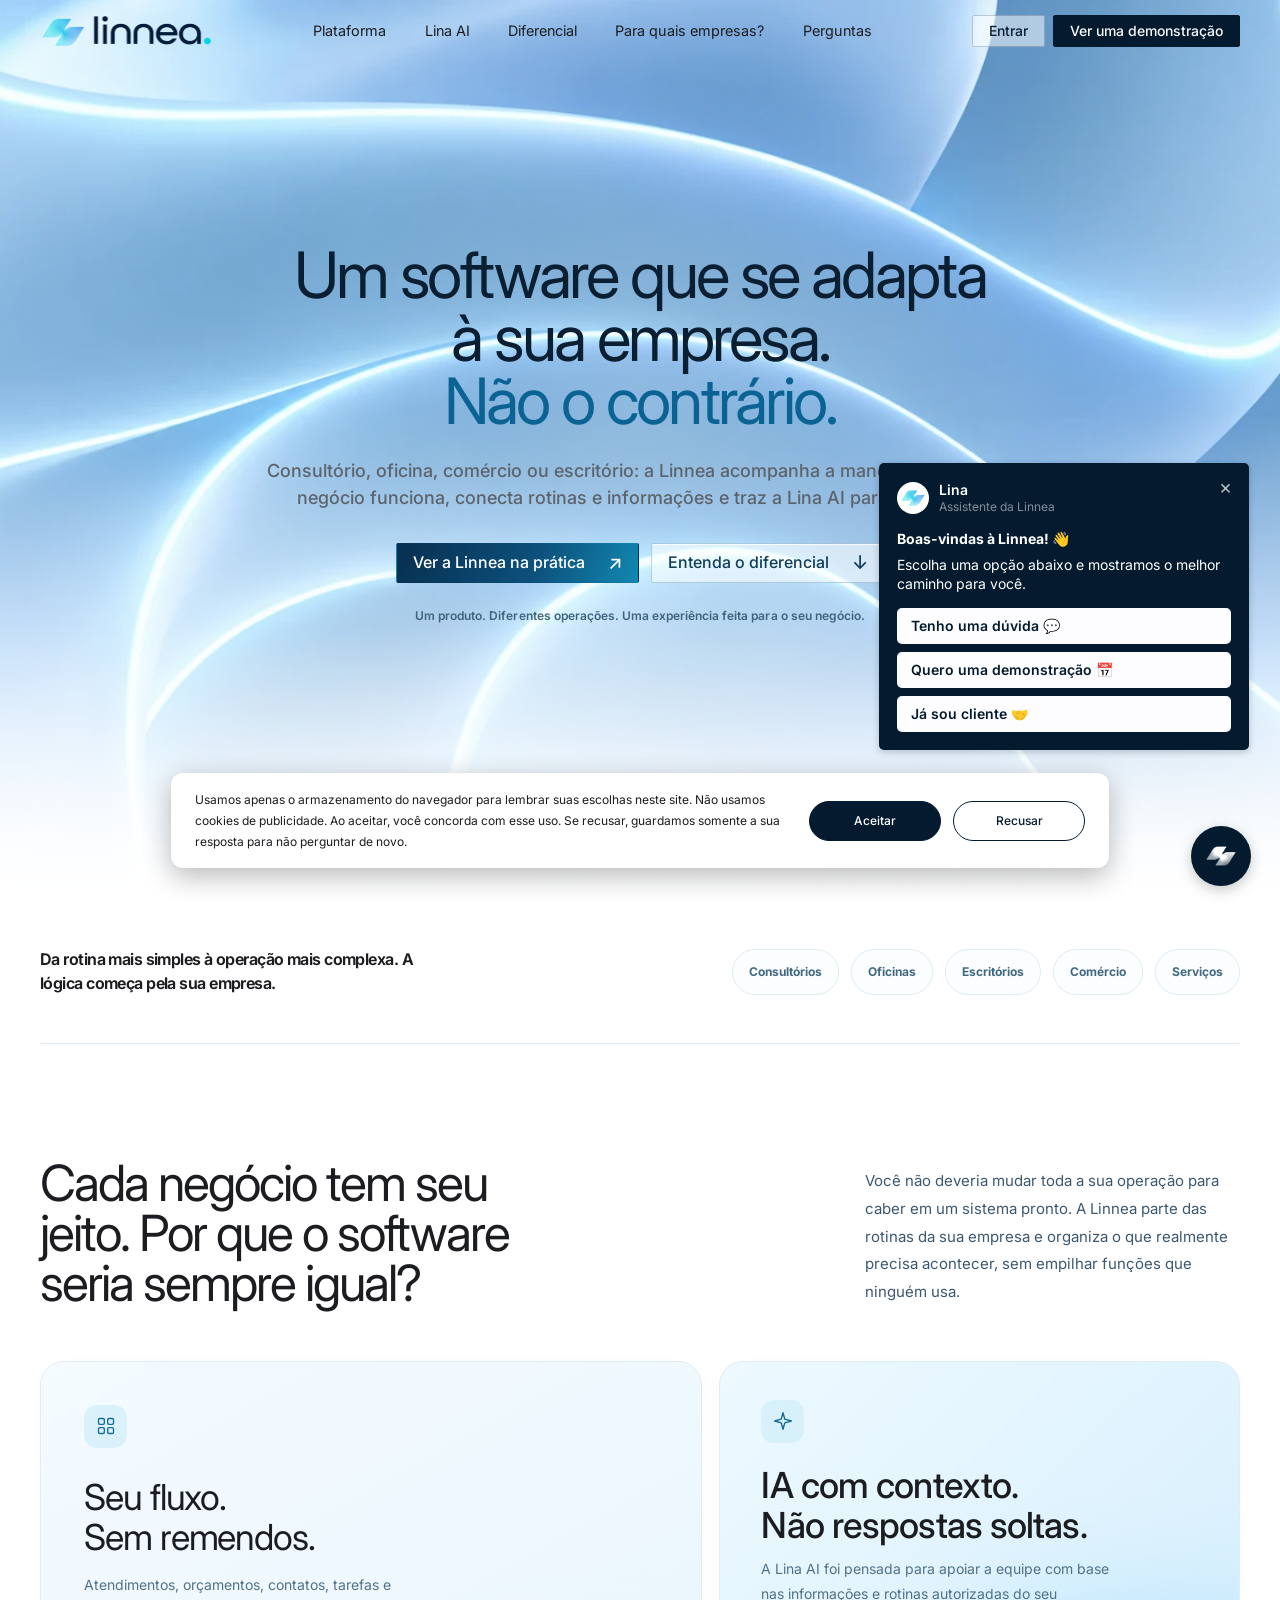
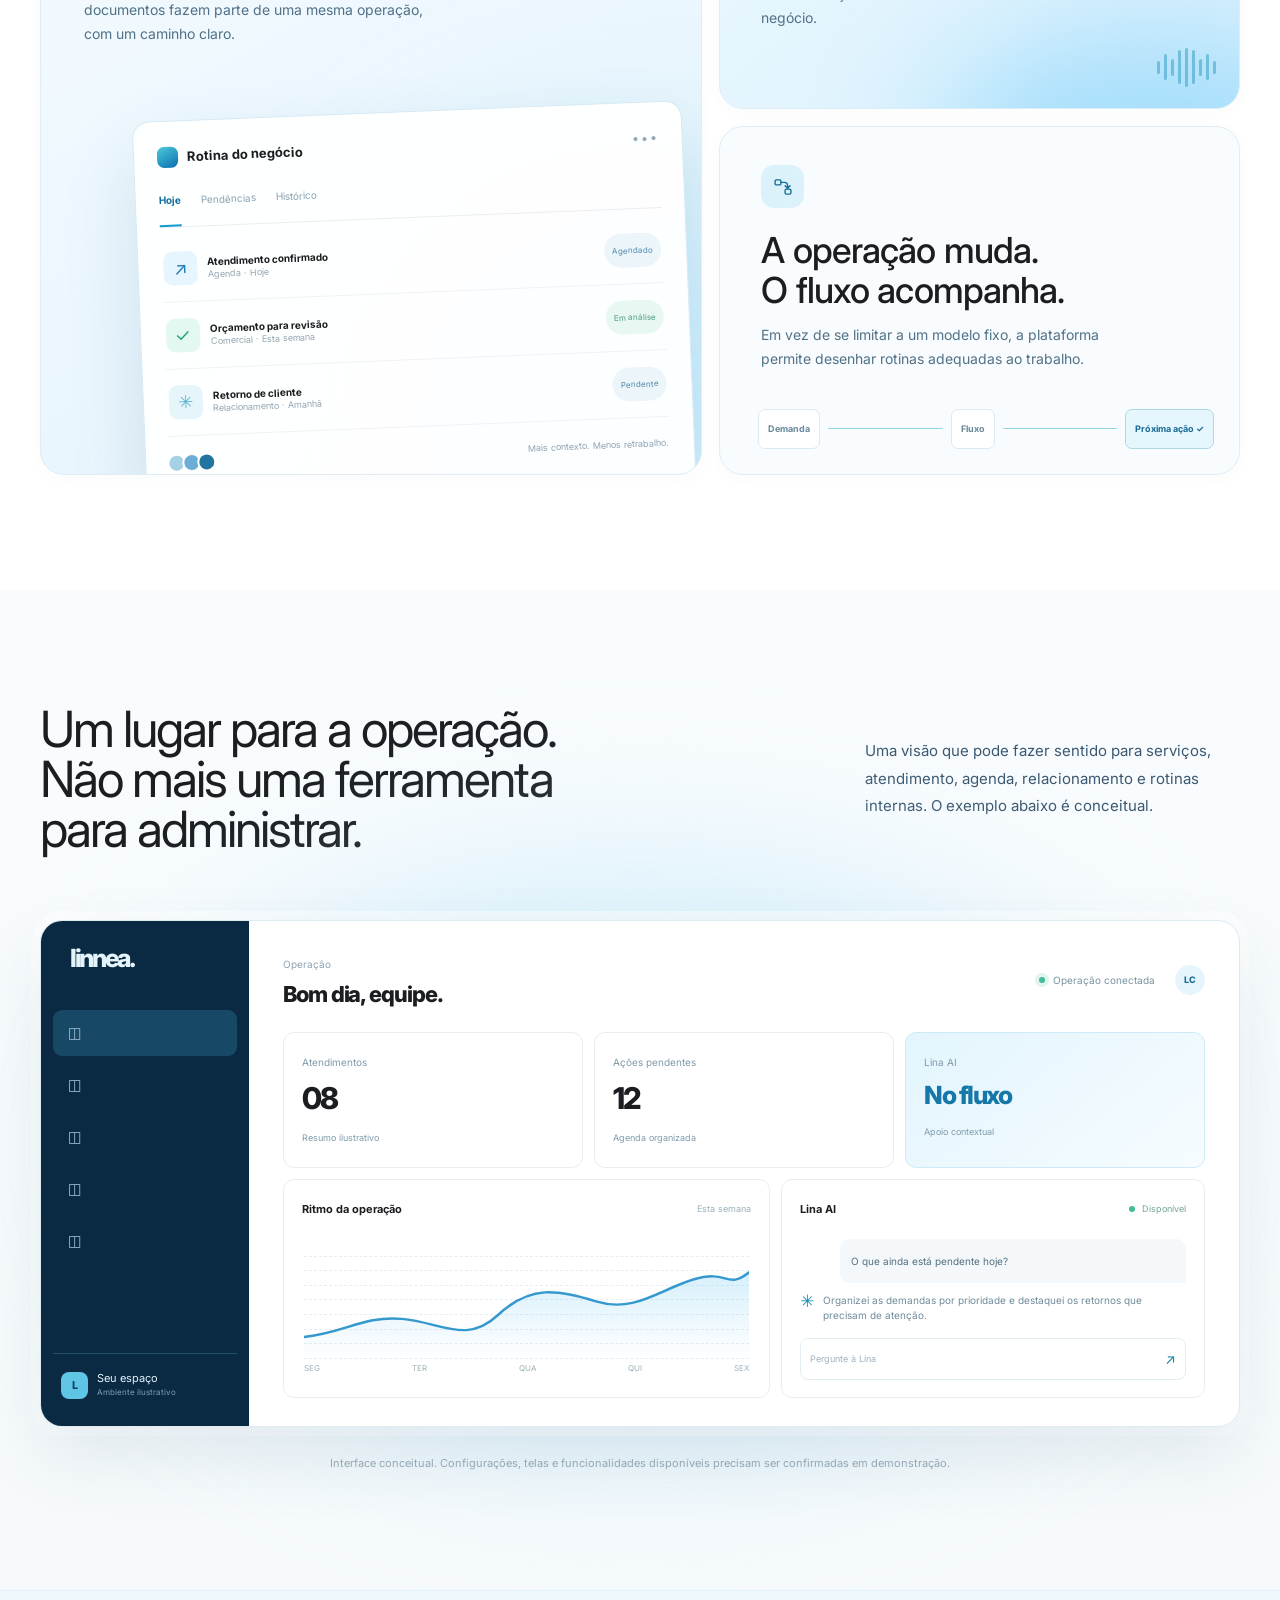
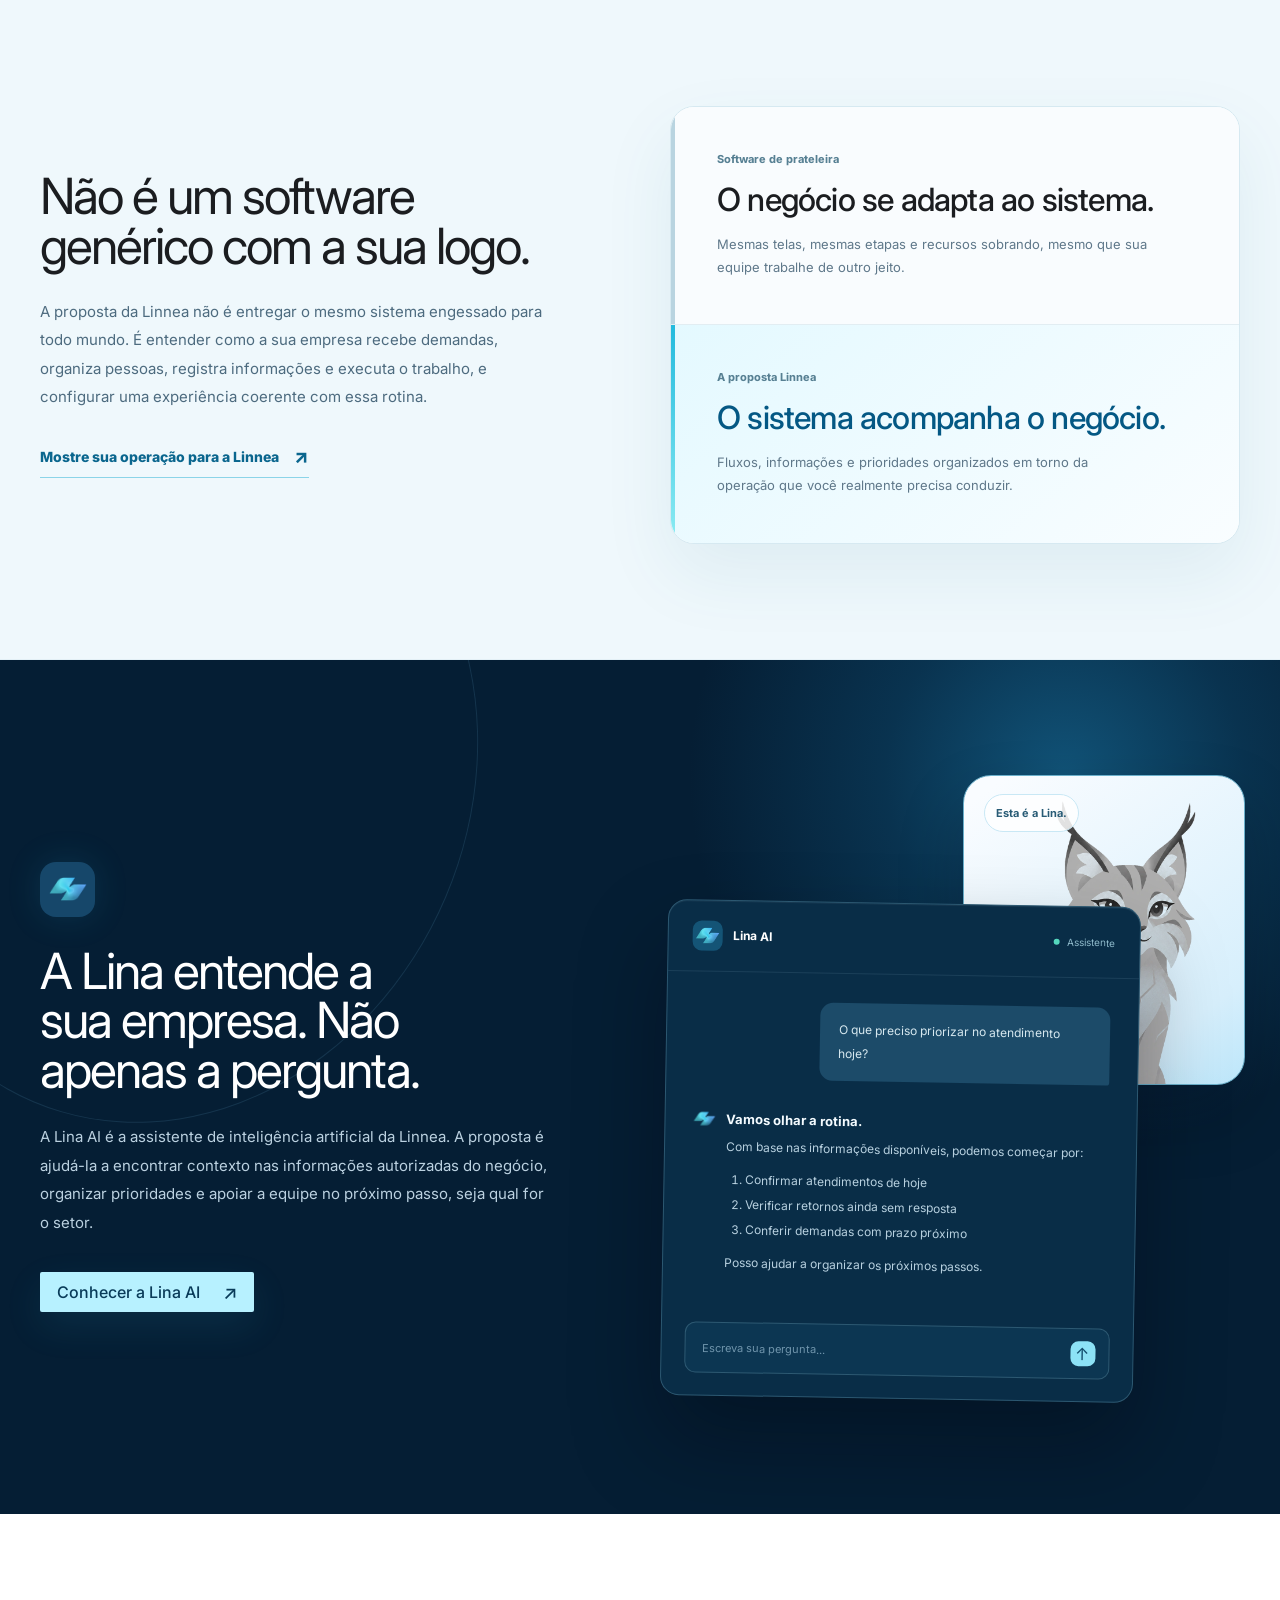
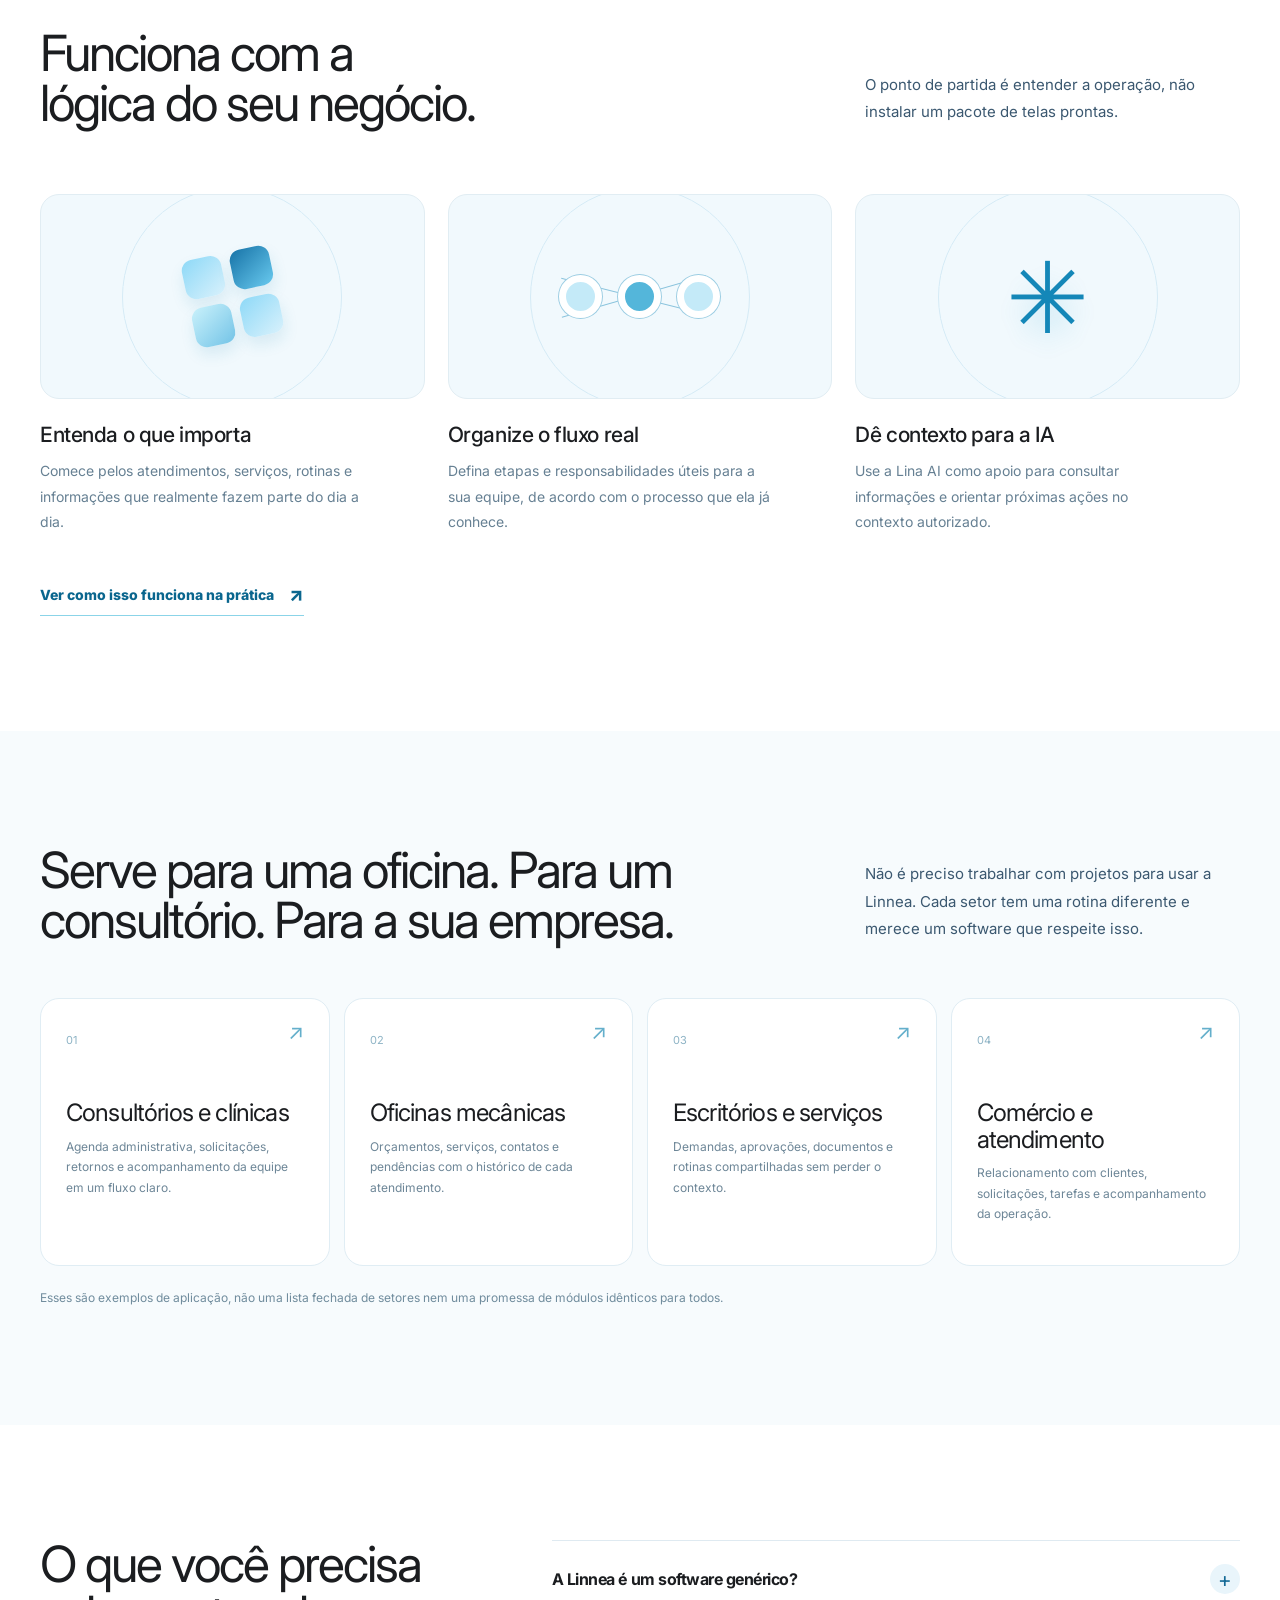
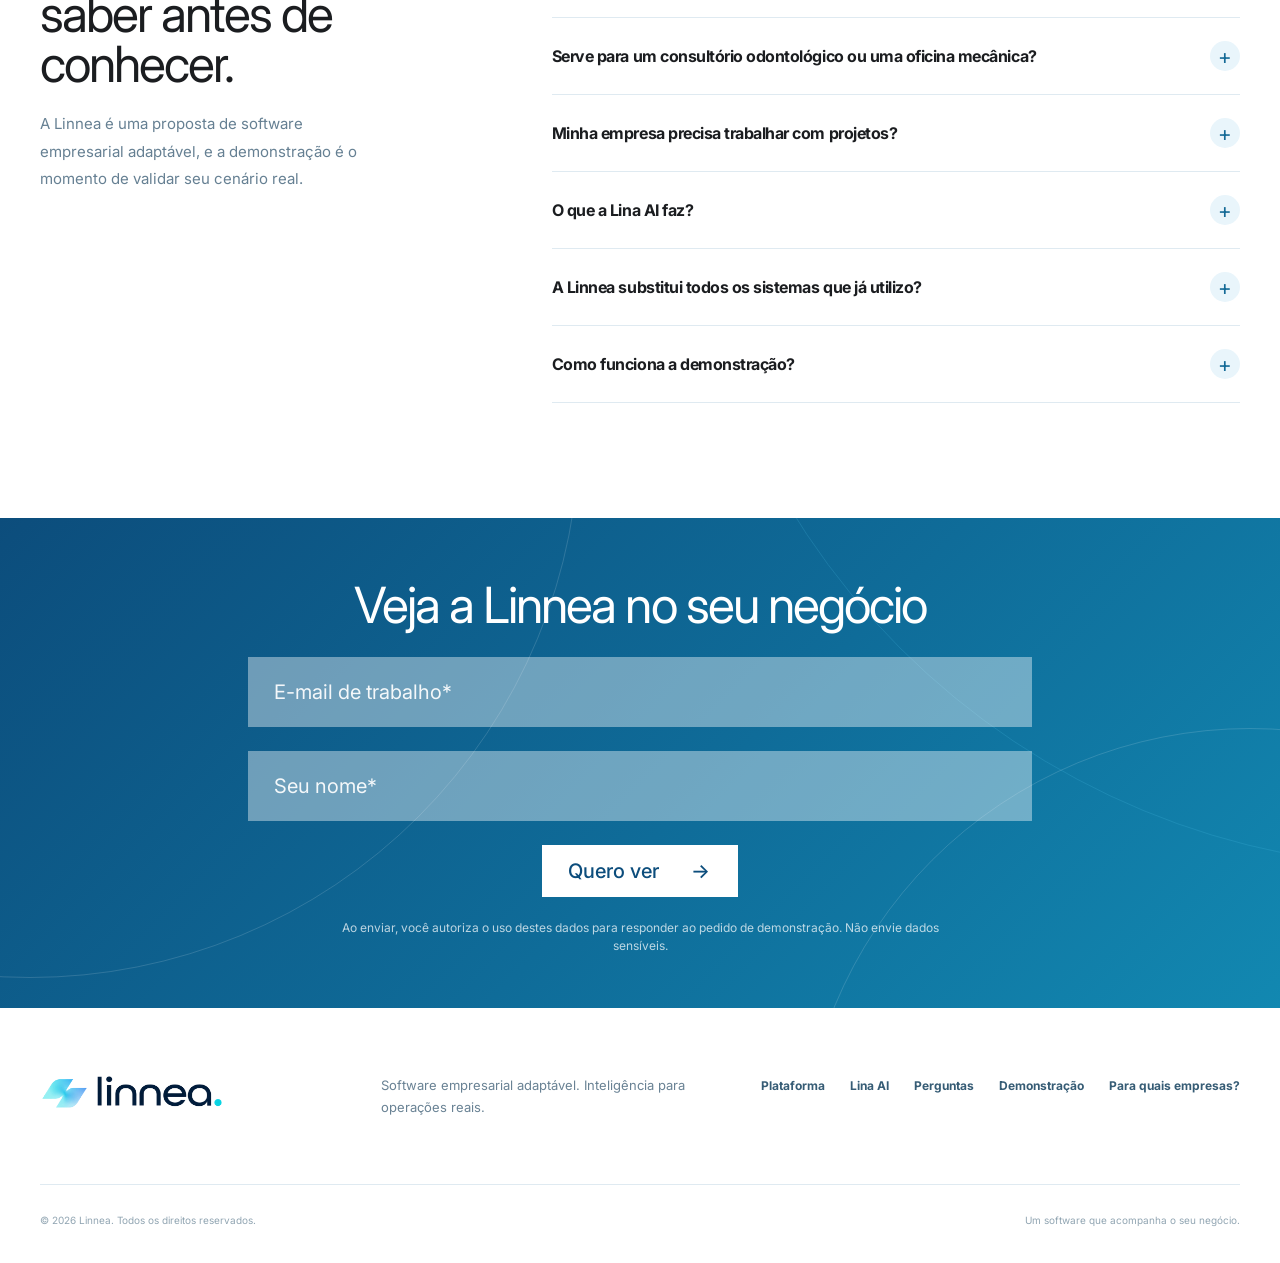
<file: index.html>
<!DOCTYPE html>

<html lang="pt-BR">
<head>
<meta charset="utf-8"/>
<meta content="width=device-width, initial-scale=1" name="viewport"/>
<meta content="#F9FCFF" name="theme-color"/>
<meta content="Linnea: software empresarial adaptável ao seu jeito de trabalhar. Para consultórios, oficinas, comércio, escritórios e serviços. Organize rotinas, atendimentos e informações com Lina AI." name="description"/>
<meta content="website" property="og:type"/>
<meta content="Linnea | O software se adapta à sua empresa" property="og:title"/>
<meta content="Não é um software genérico. A Linnea é uma plataforma empresarial adaptável à rotina de consultórios, oficinas, comércio, escritórios e serviços, com Lina AI." property="og:description"/>
<meta content="pt_BR" property="og:locale"/>
<title>Linnea | Software empresarial adaptável com IA para qualquer empresa</title>
<link href="https://fonts.googleapis.com" rel="preconnect"/>
<link crossorigin="" href="https://fonts.gstatic.com" rel="preconnect"/>
<link href="https://fonts.googleapis.com/css2?family=Inter:wght@400;500;600;700&amp;display=swap" rel="stylesheet"/>
<link as="image" href="assets/linnea-hero.webp" rel="preload" type="image/webp"/>
<link href="styles.css" rel="stylesheet"/>
<meta content="index,follow,max-image-preview:large" name="robots"/><meta content="index,follow,max-image-preview:large" name="googlebot"/><meta content="light" name="color-scheme"/><meta content="Linnea" property="og:site_name"/><meta content="https://DOMINIO-DA-LINNEA.example/" property="og:url"/><meta content="https://DOMINIO-DA-LINNEA.example/assets/og-linnea.jpg" property="og:image"/><meta content="1200" property="og:image:width"/><meta content="630" property="og:image:height"/><meta content="summary_large_image" name="twitter:card"/><meta content="Linnea | Software empresarial adaptável" name="twitter:title"/><meta content="Seu negócio tem um jeito. Seu software também deveria ter." name="twitter:description"/><meta content="https://DOMINIO-DA-LINNEA.example/assets/og-linnea.jpg" name="twitter:image"/><link href="https://DOMINIO-DA-LINNEA.example/" rel="canonical"/><link href="assets/favicon.png" rel="icon" sizes="256x256" type="image/png"/><link href="assets/favicon.png" rel="apple-touch-icon"/><link as="image" href="assets/linnea-logo.webp" rel="preload" type="image/webp"/><script type="application/ld+json">{"@context":"https://schema.org","@graph":[{"@type":"Organization","@id":"https://DOMINIO-DA-LINNEA.example/#organizacao","name":"Linnea","url":"https://DOMINIO-DA-LINNEA.example/","logo":{"@type":"ImageObject","url":"https://DOMINIO-DA-LINNEA.example/assets/linnea-logo.png"},"description":"Empresa de software empresarial adaptável à rotina de diferentes setores, com inteligência artificial."},{"@type":"WebSite","@id":"https://DOMINIO-DA-LINNEA.example/#site","name":"Linnea","url":"https://DOMINIO-DA-LINNEA.example/","inLanguage":"pt-BR","publisher":{"@id":"https://DOMINIO-DA-LINNEA.example/#organizacao"}},{"@type":"SoftwareApplication","@id":"https://DOMINIO-DA-LINNEA.example/#software","name":"Linnea","url":"https://DOMINIO-DA-LINNEA.example/","applicationCategory":"BusinessApplication","description":"Plataforma de software empresarial adaptável às rotinas de consultórios, oficinas mecânicas, comércio, escritórios e empresas de serviços. Organiza demandas, atendimentos, informações e fluxos de trabalho com apoio da Lina AI.","inLanguage":"pt-BR","publisher":{"@id":"https://DOMINIO-DA-LINNEA.example/#organizacao"}},{"@type":"WebPage","@id":"https://DOMINIO-DA-LINNEA.example/#pagina","name":"Linnea: software que se adapta à sua empresa","url":"https://DOMINIO-DA-LINNEA.example/","isPartOf":{"@id":"https://DOMINIO-DA-LINNEA.example/#site"},"about":{"@id":"https://DOMINIO-DA-LINNEA.example/#software"},"inLanguage":"pt-BR"}]}</script></head>
<body>
<a class="skip-link" href="#conteudo">Pular para o conteúdo</a>
<header class="site-header">
<nav aria-label="Navegação principal" class="nav wrap">
<a class="brand" href="#inicio"><img alt="Linnea" class="brand-logo" decoding="async" height="35" loading="eager" src="assets/linnea-logo.webp" width="178"/></a>
<div class="nav-links">
<a href="#plataforma">Plataforma</a>
<a href="#lina">Lina AI</a>
<a href="#diferencial">Diferencial</a>
<a href="#segmentos">Para quais empresas?</a><a href="#perguntas">Perguntas</a>
</div>
<div class="nav-actions">
<a class="nav-login" href="app/entrar.html">Entrar</a>
<a class="nav-cta" href="#demonstracao">Ver uma demonstração</a>
</div>
<details class="mobile-nav">
<summary aria-label="Abrir menu de navegação"><span></span><span></span><span></span></summary>
<div class="mobile-nav-panel">
<a href="#plataforma">Plataforma</a>
<a href="#lina">Lina AI</a>
<a href="#diferencial">Diferencial</a>
<a href="#segmentos">Para quais empresas?</a><a href="#perguntas">Perguntas</a>
<a href="app/entrar.html">Entrar</a>
<a class="mobile-nav-cta" href="#demonstracao">Ver uma demonstração</a>
</div>
</details>
</nav>
</header>
<main id="conteudo">
<section aria-labelledby="hero-title" class="hero" id="inicio">
<div aria-hidden="true" class="hero-tint"></div>
<div class="hero-content wrap">
<h1 id="hero-title">Um software que se adapta<br/>à sua empresa.<br/><span>Não o contrário.</span></h1>
<p class="hero-subtitle">Consultório, oficina, comércio ou escritório: a Linnea acompanha a maneira como o seu negócio funciona, conecta rotinas e informações e traz a Lina AI para o dia a dia.</p>
<div class="hero-actions">
<a class="button button-primary" href="#demonstracao">Ver a Linnea na prática <span aria-hidden="true" class="button-icon">↗</span></a>
<a class="button button-light" href="#diferencial">Entenda o diferencial <span aria-hidden="true">↓</span></a>
</div>
<p class="hero-note">Um produto. Diferentes operações. Uma experiência feita para o seu negócio.</p>
</div>
<a aria-label="Descer para conhecer a Linnea" class="scroll-cue" href="#visao"><span aria-hidden="true" class="scroll-cue-line"></span>Descubra o que muda</a>
</section>
<section aria-label="Áreas de atuação da Linnea" class="statement wrap" id="visao">
<p>Da rotina mais simples à operação mais complexa. A lógica começa pela sua empresa.</p>
<div aria-label="Exemplos de setores atendidos: consultórios, oficinas, escritórios, comércio e serviços" class="statement-tags"><span>Consultórios</span><span>Oficinas</span><span>Escritórios</span><span>Comércio</span><span>Serviços</span></div>
</section>
<section aria-labelledby="platform-title" class="section section-intro wrap" id="plataforma">
<div class="section-heading reveal">
<h2 id="platform-title">Cada negócio tem seu jeito. Por que o software seria sempre igual?</h2>
<p>Você não deveria mudar toda a sua operação para caber em um sistema pronto. A Linnea parte das rotinas da sua empresa e organiza o que realmente precisa acontecer, sem empilhar funções que ninguém usa.</p>
</div>
<div class="feature-grid">
<article class="feature-card feature-large reveal">
<div class="feature-copy">
<div aria-hidden="true" class="feature-icon">
<svg fill="none" viewbox="0 0 24 24"><rect height="7" rx="1.5" width="7" x="3" y="3"></rect><rect height="7" rx="1.5" width="7" x="14" y="3"></rect><rect height="7" rx="1.5" width="7" x="3" y="14"></rect><rect height="7" rx="1.5" width="7" x="14" y="14"></rect></svg>
</div>
<h3>Seu fluxo.<br/>Sem remendos.</h3>
<p>Atendimentos, orçamentos, contatos, tarefas e documentos fazem parte de uma mesma operação, com um caminho claro.</p>
</div>
<div aria-label="Ilustração de uma interface de gestão da Linnea" class="task-preview">
<div class="task-preview-header"><span class="task-preview-mark"></span><strong>Rotina do negócio</strong><span class="task-preview-menu">•••</span></div>
<div class="task-preview-tabs"><span class="active">Hoje</span><span>Pendências</span><span>Histórico</span></div>
<div class="task-item"><span class="task-icon task-blue">↗</span><span class="task-item-copy"><b>Atendimento confirmado</b><small>Agenda · Hoje</small></span><span class="task-status">Agendado</span></div>
<div class="task-item"><span class="task-icon task-teal">✓</span><span class="task-item-copy"><b>Orçamento para revisão</b><small>Comercial · Esta semana</small></span><span class="task-status task-status-green">Em análise</span></div>
<div class="task-item"><span class="task-icon task-ice">✳</span><span class="task-item-copy"><b>Retorno de cliente</b><small>Relacionamento · Amanhã</small></span><span class="task-status">Pendente</span></div>
<div class="task-preview-bottom"><span><i></i><i></i><i></i></span><span>Mais contexto. Menos retrabalho.</span></div>
</div>
</article>
<article class="feature-card feature-ai reveal">
<div aria-hidden="true" class="feature-icon">
<svg fill="none" viewbox="0 0 24 24"><path d="m12 2 2.15 7.85L22 12l-7.85 2.15L12 22l-2.15-7.85L2 12l7.85-2.15L12 2Z"></path></svg>
</div>
<h3>IA com contexto.<br/>Não respostas soltas.</h3>
<p>A Lina AI foi pensada para apoiar a equipe com base nas informações e rotinas autorizadas do seu negócio.</p>
<div aria-hidden="true" class="ai-lines"><span></span><span></span><span></span><span></span><span></span><span></span><span></span><span></span><span></span></div>
</article>
<article class="feature-card feature-flow reveal">
<div aria-hidden="true" class="feature-icon">
<svg fill="none" viewbox="0 0 24 24"><rect height="6" rx="1.5" width="7" x="2.5" y="3.5"></rect><rect height="6" rx="1.5" width="7" x="14.5" y="14.5"></rect><path d="M9.5 6.5h4a4 4 0 0 1 4 4v4M14.5 10.5l3 3 3-3"></path></svg>
</div>
<h3>A operação muda.<br/>O fluxo acompanha.</h3>
<p>Em vez de se limitar a um modelo fixo, a plataforma permite desenhar rotinas adequadas ao trabalho.</p>
<div aria-hidden="true" class="flow-visual"><span>Demanda</span><i></i><span>Fluxo</span><i></i><span class="flow-done">Próxima ação ✓</span></div>
</article>
</div>
</section>
<section aria-labelledby="product-title" class="section product-section">
<div class="wrap">
<div class="section-heading product-heading reveal">
<h2 id="product-title">Um lugar para a operação. Não mais uma ferramenta para administrar.</h2>
<p>Uma visão que pode fazer sentido para serviços, atendimento, agenda, relacionamento e rotinas internas. O exemplo abaixo é conceitual.</p>
</div>
<div class="product-stage reveal">
<div aria-label="Prévia conceitual da interface da Linnea" class="product-shell">
<aside class="product-sidebar">
<span class="product-logo">linnea.</span>
<div class="sidebar-links">
<span class="sidebar-active"><b aria-hidden="true">◫</b></span>
<span><b aria-hidden="true">◫</b></span>
<span><b aria-hidden="true">◫</b></span>
<span><b aria-hidden="true">◫</b></span>
<span><b aria-hidden="true">◫</b></span>
</div>
<div class="sidebar-bottom"><span class="sidebar-avatar">L</span><span>Seu espaço<br/><small>Ambiente ilustrativo</small></span></div>
</aside>
<div class="product-content">
<div class="product-top"><div><span>Operação</span><strong>Bom dia, equipe.</strong></div><div class="product-top-right"><span class="online-dot"></span> Operação conectada <span class="product-circle">LC</span></div></div>
<div class="product-cards">
<div class="metric-card"><small>Atendimentos</small><strong>08</strong><span>Resumo ilustrativo</span></div>
<div class="metric-card"><small>Ações pendentes</small><strong>12</strong><span>Agenda organizada</span></div>
<div class="metric-card metric-card-accent"><small>Lina AI</small><strong>No fluxo</strong><span>Apoio contextual</span></div>
</div>
<div class="product-lower">
<div class="schedule-card"><div class="widget-head"><strong>Ritmo da operação</strong><small>Esta semana</small></div><div class="chart-grid"><span></span><span></span><span></span><span></span><span></span><span></span><span></span><span></span></div><svg aria-hidden="true" class="chart-line" preserveaspectratio="none" viewbox="0 0 500 120"><defs><lineargradient id="chartFill" x1="0" x2="0" y1="0" y2="1"><stop offset="0" stop-color="#70C7EF" stop-opacity=".28"></stop><stop offset="1" stop-color="#70C7EF" stop-opacity="0"></stop></lineargradient></defs><path d="M0 91 C48 85 66 64 110 68 S182 101 218 63 S285 31 328 46 S399 31 438 18 S474 32 500 9 V120 H0 Z" fill="url(#chartFill)"></path><path d="M0 91 C48 85 66 64 110 68 S182 101 218 63 S285 31 328 46 S399 31 438 18 S474 32 500 9" fill="none" stroke="#3599CF" stroke-linecap="round" stroke-width="3"></path></svg><div class="chart-days"><span>SEG</span><span>TER</span><span>QUA</span><span>QUI</span><span>SEX</span></div></div>
<div class="lina-widget"><div class="widget-head"><strong>Lina AI</strong><span class="lina-live"><i></i> Disponível</span></div><p>O que ainda está pendente hoje?</p><div class="lina-answer"><span class="lina-mini-icon">✳</span><div>Organizei as demandas por prioridade e destaquei os retornos que precisam de atenção.</div></div><div class="lina-input">Pergunte à Lina <span>↗</span></div></div>
</div>
</div>
</div>
<p class="preview-disclaimer">Interface conceitual. Configurações, telas e funcionalidades disponíveis precisam ser confirmadas em demonstração.</p>
</div>
</div>
</section><section aria-labelledby="difference-title" class="section difference-section" id="diferencial">
<div class="wrap difference-layout">
<div class="difference-lead reveal"><h2 id="difference-title">Não é um software genérico com a sua logo.</h2>
<p>A proposta da Linnea não é entregar o mesmo sistema engessado para todo mundo. É entender como a sua empresa recebe demandas, organiza pessoas, registra informações e executa o trabalho, e configurar uma experiência coerente com essa rotina.</p>
<a class="text-link" href="#demonstracao">Mostre sua operação para a Linnea <span aria-hidden="true">↗</span></a>
</div>
<div class="difference-comparison reveal">
<div class="comparison-before"><span class="compare-label">Software de prateleira</span><h3>O negócio se adapta ao sistema.</h3><p>Mesmas telas, mesmas etapas e recursos sobrando, mesmo que sua equipe trabalhe de outro jeito.</p></div>
<div class="comparison-after"><span class="compare-label">A proposta Linnea</span><h3>O sistema acompanha o negócio.</h3><p>Fluxos, informações e prioridades organizados em torno da operação que você realmente precisa conduzir.</p></div>
</div>
</div>
</section>
<section aria-labelledby="lina-title" class="section lina-section" id="lina">
<div aria-hidden="true" class="lina-glow"></div>
<div class="wrap lina-layout">
<div class="lina-copy reveal">
<div aria-hidden="true" class="lina-emblem"><img alt="" height="38" loading="lazy" src="assets/linnea-simbolo.png" width="38"/></div>
<h2 id="lina-title">A Lina entende a sua empresa. Não apenas a pergunta.</h2>
<p>A Lina AI é a assistente de inteligência artificial da Linnea. A proposta é ajudá-la a encontrar contexto nas informações autorizadas do negócio, organizar prioridades e apoiar a equipe no próximo passo, seja qual for o setor.</p>
<a class="button button-ice" href="#demonstracao">Conhecer a Lina AI <span aria-hidden="true">↗</span></a>
</div>

<div class="lina-visual"><figure class="lina-mascot-card"><img alt="Lina, mascote da Linnea representada por uma lince cinza" decoding="async" height="1254" loading="lazy" src="assets/lina-personagem.webp" width="700"/><figcaption>Esta é a Lina.</figcaption></figure><div aria-label="Exemplo ilustrativo de conversa com a Lina AI" class="chat-frame reveal">
<div class="chat-top"><span><i class="chat-avatar"><img alt="" height="24" src="assets/linnea-simbolo.png" width="24"/></i><b>Lina AI</b></span><span class="chat-state"><i></i> Assistente</span></div>
<div class="chat-feed"><p class="chat-user">O que preciso priorizar no atendimento hoje?</p><div class="chat-reply"><span class="chat-reply-symbol"><img alt="" height="22" src="assets/linnea-simbolo.png" width="22"/></span><div><strong>Vamos olhar a rotina.</strong><p>Com base nas informações disponíveis, podemos começar por:</p><ol><li>Confirmar atendimentos de hoje</li><li>Verificar retornos ainda sem resposta</li><li>Conferir demandas com prazo próximo</li></ol><p>Posso ajudar a organizar os próximos passos.</p></div></div></div>
<div class="chat-bottom"><span>Escreva sua pergunta...</span><span class="chat-submit">↑</span></div>
</div></div></div>
</section>
<section aria-labelledby="workflow-title" class="section workflow-section wrap" id="como-funciona">
<div class="section-heading reveal"><h2 id="workflow-title">Funciona com a lógica do seu negócio.</h2><p>O ponto de partida é entender a operação, não instalar um pacote de telas prontas.</p></div>
<div class="steps">
<article class="step reveal"><div aria-hidden="true" class="step-art step-art-one"><span class="squares"><i></i><i></i><i></i><i></i></span></div><h3>Entenda o que importa</h3><p>Comece pelos atendimentos, serviços, rotinas e informações que realmente fazem parte do dia a dia.</p></article>
<article class="step reveal"><div aria-hidden="true" class="step-art step-art-two"><span class="step-connect"><i></i><i></i><i></i></span></div><h3>Organize o fluxo real</h3><p>Defina etapas e responsabilidades úteis para a sua equipe, de acordo com o processo que ela já conhece.</p></article>
<article class="step reveal"><div aria-hidden="true" class="step-art step-art-three"><span class="step-spark">✳</span></div><h3>Dê contexto para a IA</h3><p>Use a Lina AI como apoio para consultar informações e orientar próximas ações no contexto autorizado.</p></article>
</div>
<div class="workflow-action reveal"><a class="text-link" href="#demonstracao">Ver como isso funciona na prática <span aria-hidden="true">↗</span></a></div>
</section>
<section aria-labelledby="sectors-title" class="section sectors-section" id="segmentos">
<div class="wrap"><div class="section-heading reveal"><h2 id="sectors-title">Serve para uma oficina. Para um consultório. Para a sua empresa.</h2><p>Não é preciso trabalhar com projetos para usar a Linnea. Cada setor tem uma rotina diferente e merece um software que respeite isso.</p></div>
<div class="sector-grid">
<a aria-label="Conhecer Linnea para consultórios e clínicas" class="sector-card reveal" href="solucoes/consultorios.html"><span class="sector-num">01</span><h3>Consultórios e clínicas</h3><p>Agenda administrativa, solicitações, retornos e acompanhamento da equipe em um fluxo claro.</p><span aria-hidden="true" class="sector-arrow">↗</span></a>
<a aria-label="Conhecer Linnea para oficinas mecânicas" class="sector-card reveal" href="solucoes/oficinas.html"><span class="sector-num">02</span><h3>Oficinas mecânicas</h3><p>Orçamentos, serviços, contatos e pendências com o histórico de cada atendimento.</p><span aria-hidden="true" class="sector-arrow">↗</span></a>
<a aria-label="Conhecer Linnea para escritórios e empresas de serviços" class="sector-card reveal" href="solucoes/escritorios.html"><span class="sector-num">03</span><h3>Escritórios e serviços</h3><p>Demandas, aprovações, documentos e rotinas compartilhadas sem perder o contexto.</p><span aria-hidden="true" class="sector-arrow">↗</span></a>
<a aria-label="Conhecer Linnea para comércio e operações de atendimento" class="sector-card reveal" href="solucoes/comercio.html"><span class="sector-num">04</span><h3>Comércio e atendimento</h3><p>Relacionamento com clientes, solicitações, tarefas e acompanhamento da operação.</p><span aria-hidden="true" class="sector-arrow">↗</span></a>
</div><p class="sector-footnote">Esses são exemplos de aplicação, não uma lista fechada de setores nem uma promessa de módulos idênticos para todos.</p>
</div>
</section>
<section aria-labelledby="faq-title" class="section faq-section wrap" id="perguntas">
<div class="faq-intro reveal"><h2 id="faq-title">O que você precisa saber antes de conhecer.</h2><p>A Linnea é uma proposta de software empresarial adaptável, e a demonstração é o momento de validar seu cenário real.</p></div>
<div class="faq-list reveal">
<details><summary>A Linnea é um software genérico?<span aria-hidden="true">+</span></summary><p>Não é essa a proposta. A Linnea é apresentada como uma plataforma empresarial adaptável aos processos de cada negócio, evitando forçar oficinas, consultórios e escritórios ao mesmo fluxo. O nível de configuração e as funcionalidades disponíveis são apresentados na demonstração.</p></details>
<details><summary>Serve para um consultório odontológico ou uma oficina mecânica?<span aria-hidden="true">+</span></summary><p>São exemplos de setores para os quais a Linnea pode ser configurada. Em um consultório, a necessidade pode ser a rotina administrativa e os retornos. Em uma oficina, pode ser o acompanhamento de serviços e orçamentos. A configuração deve ser validada para cada cenário, especialmente quando houver dados sensíveis.</p></details>
<details><summary>Minha empresa precisa trabalhar com projetos?<span aria-hidden="true">+</span></summary><p>Não. A Linnea não é restrita a gestão de projetos. O foco é organizar operações empresariais, que podem envolver atendimento, agenda, contatos, serviços, tarefas, documentos e diferentes processos internos.</p></details>
<details><summary>O que a Lina AI faz?<span aria-hidden="true">+</span></summary><p>A Lina AI é a proposta de assistente de inteligência artificial da plataforma. Ela foi pensada para ajudar na consulta de informações autorizadas e na organização de próximos passos. As capacidades efetivamente disponíveis e as permissões precisam ser verificadas durante a demonstração.</p></details>
<details><summary>A Linnea substitui todos os sistemas que já utilizo?<span aria-hidden="true">+</span></summary><p>Isso depende do que sua empresa utiliza. O objetivo é reduzir a fragmentação da operação, mas integrações, migrações e automações específicas devem ser avaliadas antes da contratação.</p></details>
<details><summary>Como funciona a demonstração?<span aria-hidden="true">+</span></summary><p>Você informa o tipo de empresa e a rotina que deseja melhorar. A equipe avalia o cenário e apresenta a proposta de utilização, explicando os recursos e limites disponíveis naquele momento.</p></details></div>
</section>
<section aria-labelledby="contact-title" class="demo-cta" id="demonstracao">
<div aria-hidden="true" class="demo-cta-arcs"><i></i><i></i><i></i></div>
<div class="demo-cta-inner">
<h2 id="contact-title">Veja a Linnea no seu negócio</h2>
<!-- INTEGRAÇÃO: substitua SEU_EMAIL_AQUI pelo e-mail que receberá os contatos.
             O formulário usa o serviço FormSubmit, que exige verificação inicial do endereço.
             Se usar seu próprio backend, altere action para o endpoint de captura de leads. -->
<form action="https://formsubmit.co/SEU_EMAIL_AQUI" class="demo-form" method="POST">
<input name="_subject" type="hidden" value="Novo interesse em demonstração da Linnea"/>
<input name="_captcha" type="hidden" value="true"/>
<label class="sr-only" for="email">E-mail de trabalho</label>
<input autocomplete="email" id="email" maxlength="200" name="email" placeholder="E-mail de trabalho*" required="" type="email"/>
<label class="sr-only" for="name">Seu nome</label>
<input autocomplete="name" id="name" maxlength="100" name="nome" placeholder="Seu nome*" required="" type="text"/>
<button class="demo-submit" type="submit">Quero ver <span aria-hidden="true">→</span></button>
</form>
<p class="demo-note">Ao enviar, você autoriza o uso destes dados para responder ao pedido de demonstração. Não envie dados sensíveis.</p>
</div>
</section>
</main>
<footer class="site-footer">
<div class="wrap footer-main"><a class="brand" href="#inicio"><img alt="Linnea" class="brand-logo" decoding="async" height="35" loading="eager" src="assets/linnea-logo.webp" width="178"/></a><p>Software empresarial adaptável.
Inteligência para operações reais.</p><nav aria-label="Navegação do rodapé"><a href="#plataforma">Plataforma</a><a href="#lina">Lina AI</a><a href="#perguntas">Perguntas</a><a href="#demonstracao">Demonstração</a><a href="#segmentos">Para quais empresas?</a></nav></div>
<div class="wrap footer-bottom"><span>© 2026 Linnea. Todos os direitos reservados.</span><span>Um software que acompanha o seu negócio.</span></div>
</footer>
<div class="cookie-box" hidden="" id="cookie-box" role="region" aria-label="Aviso de cookies">
<p>Usamos apenas o armazenamento do navegador para lembrar suas escolhas neste site. Não usamos cookies de publicidade. Ao aceitar, você concorda com esse uso. Se recusar, guardamos somente a sua resposta para não perguntar de novo.</p>
<div class="cookie-actions"><button class="cookie-accept" data-cookie="aceito" type="button">Aceitar</button><button class="cookie-decline" data-cookie="recusado" type="button">Recusar</button></div>
</div>
<aside aria-labelledby="lina-alert-title" class="lina-alert" hidden="" id="lina-alert">
<button aria-label="Fechar mensagem da Lina" class="lina-alert-close" type="button">×</button>
<div class="lina-alert-who"><span class="lina-alert-avatar"><img alt="" height="32" src="assets/linnea-simbolo.png" width="32"/></span><span><b>Lina</b><small>Assistente da Linnea</small></span></div>
<p class="lina-alert-title" id="lina-alert-title">Boas-vindas à Linnea! 👋</p>
<p>Escolha uma opção abaixo e mostramos o melhor caminho para você.</p>
<div class="lina-alert-options">
<a href="#perguntas">Tenho uma dúvida 💬</a>
<a href="#demonstracao">Quero uma demonstração 📅</a>
<a href="app/entrar.html">Já sou cliente 🤝</a>
</div>
</aside>
<button aria-controls="lina-alert" aria-expanded="false" aria-label="Falar com a Lina" class="lina-launcher" hidden="" id="lina-launcher" type="button"><img alt="" height="30" src="assets/linnea-simbolo.png" width="30"/></button>
<script defer="" src="site.js"></script>
</body>
</html>
</file>
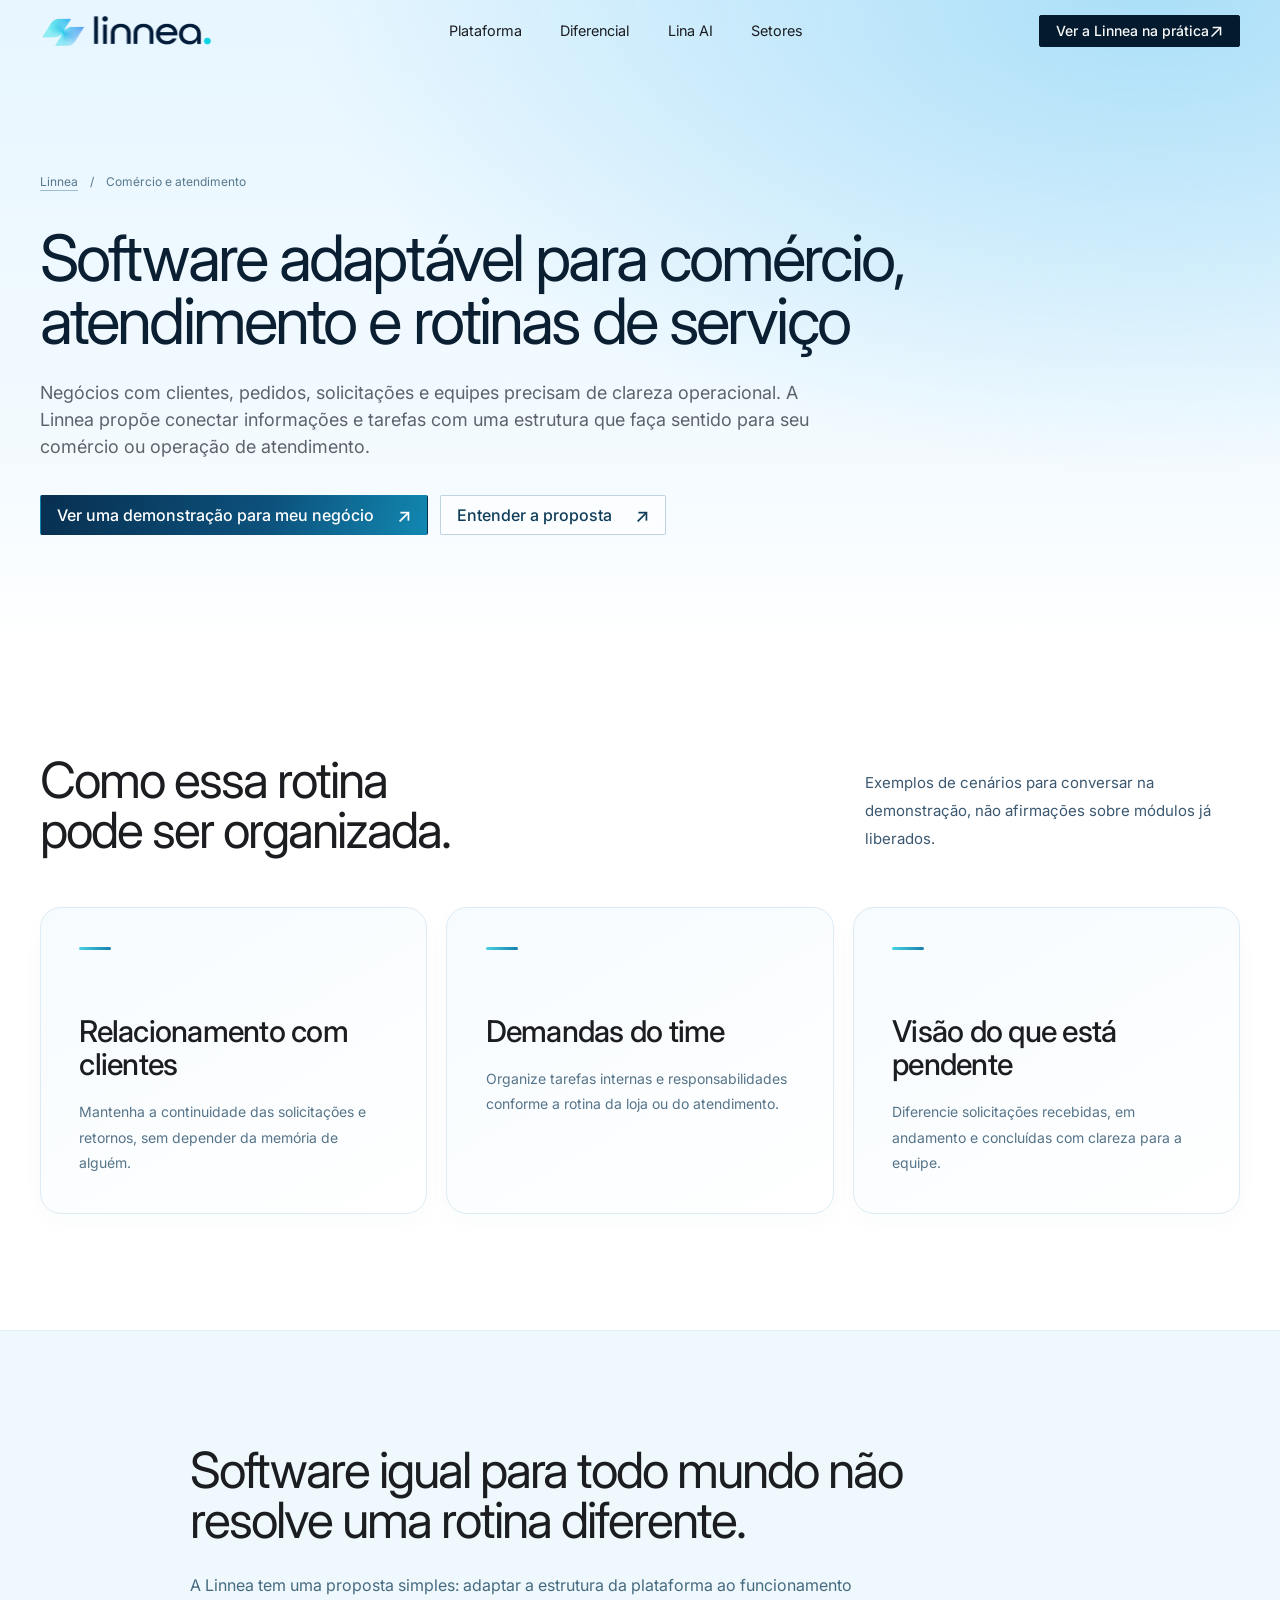
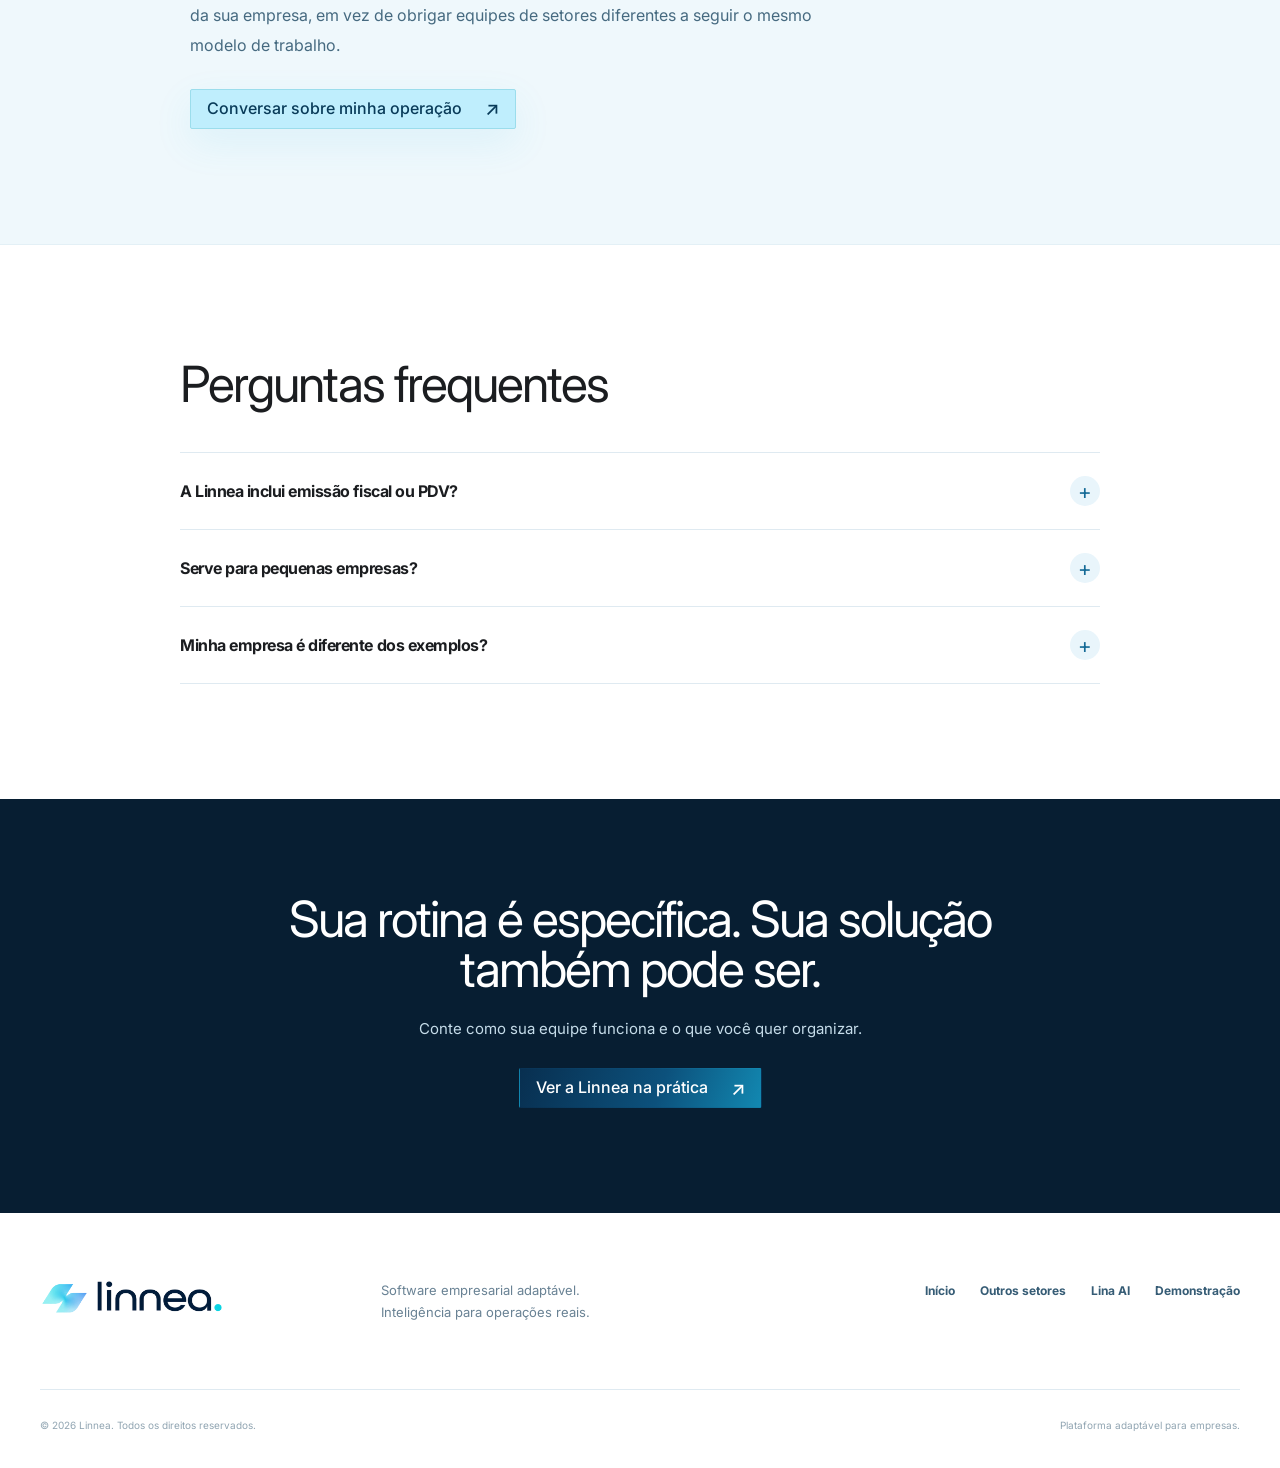
<file: solucoes/comercio.html>
<!doctype html>
<html lang="pt-BR"><head>
<meta charset="utf-8"><meta name="viewport" content="width=device-width,initial-scale=1"><meta name="theme-color" content="#f9fcff">
<meta name="description" content="Negócios com clientes, pedidos, solicitações e equipes precisam de clareza operacional. A Linnea propõe conectar informações e tarefas com uma estrutura que faça sentido para seu comércio ou operação de atendimento."><meta name="robots" content="index,follow,max-image-preview:large">
<meta property="og:type" content="website"><meta property="og:site_name" content="Linnea"><meta property="og:locale" content="pt_BR"><meta property="og:title" content="Software adaptável para comércio, atendimento e rotinas de serviço"><meta property="og:description" content="Negócios com clientes, pedidos, solicitações e equipes precisam de clareza operacional. A Linnea propõe conectar informações e tarefas com uma estrutura que faça sentido para seu comércio ou operação de atendimento."><meta property="og:url" content="https://DOMINIO-DA-LINNEA.example/solucoes/comercio.html"><meta property="og:image" content="https://DOMINIO-DA-LINNEA.example/assets/og-linnea.jpg">
<link rel="canonical" href="https://DOMINIO-DA-LINNEA.example/solucoes/comercio.html"><link rel="icon" type="image/png" href="../assets/favicon.png"><link rel="stylesheet" href="../styles.css">
<link rel="preconnect" href="https://fonts.googleapis.com"><link rel="preconnect" href="https://fonts.gstatic.com" crossorigin><link href="https://fonts.googleapis.com/css2?family=Inter:wght@400;500;600;700&display=swap" rel="stylesheet">
<title>Software adaptável para comércio, atendimento e rotinas de serviço | Linnea</title><script type="application/ld+json">{"@context": "https://schema.org", "@type": "BreadcrumbList", "itemListElement": [{"@type": "ListItem", "position": 1, "name": "Linnea", "item": "https://DOMINIO-DA-LINNEA.example/"}, {"@type": "ListItem", "position": 2, "name": "Comércio e atendimento", "item": "https://DOMINIO-DA-LINNEA.example/solucoes/comercio.html"}]}</script></head>
<body class="inner-page"><a class="skip-link" href="#conteudo">Pular para o conteúdo</a>
<header class="site-header"><nav class="nav wrap" aria-label="Navegação principal"><a class="brand" href="../index.html" aria-label="Linnea, página inicial"><img class="brand-logo" src="../assets/linnea-logo.webp" alt="" width="178" height="35"></a><div class="nav-links"><a href="../index.html#plataforma">Plataforma</a><a href="../index.html#diferencial">Diferencial</a><a href="../index.html#lina">Lina AI</a><a href="../index.html#segmentos">Setores</a></div><a class="nav-cta" href="../index.html#demonstracao">Ver a Linnea na prática <span aria-hidden="true">↗</span></a><details class="mobile-nav"><summary aria-label="Abrir menu de navegação"><span></span><span></span><span></span></summary><div class="mobile-nav-panel"><a href="../index.html">Início</a><a href="../index.html#diferencial">Diferencial</a><a href="../index.html#segmentos">Setores</a><a class="mobile-nav-cta" href="../index.html#demonstracao">Solicitar demonstração ↗</a></div></details></nav></header>
<main id="conteudo"><section class="inner-hero"><div class="wrap"><nav class="breadcrumb" aria-label="Caminho de navegação"><a href="../index.html">Linnea</a><span aria-hidden="true">/</span><span>Comércio e atendimento</span></nav><h1>Software adaptável para comércio, atendimento e rotinas de serviço</h1><p>Negócios com clientes, pedidos, solicitações e equipes precisam de clareza operacional. A Linnea propõe conectar informações e tarefas com uma estrutura que faça sentido para seu comércio ou operação de atendimento.</p><div class="hero-actions"><a href="../index.html#demonstracao" class="button button-primary">Ver uma demonstração para meu negócio <span aria-hidden="true">↗</span></a><a href="../index.html#diferencial" class="button button-light">Entender a proposta <span aria-hidden="true">↗</span></a></div></div></section>
<section class="section inner-section wrap"><div class="section-heading"><h2>Como essa rotina pode ser organizada.</h2><p>Exemplos de cenários para conversar na demonstração, não afirmações sobre módulos já liberados.</p></div><div class="sector-detail-grid"><article class="sector-detail-card"><h2>Relacionamento com clientes</h2><p>Mantenha a continuidade das solicitações e retornos, sem depender da memória de alguém.</p></article>
<article class="sector-detail-card"><h2>Demandas do time</h2><p>Organize tarefas internas e responsabilidades conforme a rotina da loja ou do atendimento.</p></article>
<article class="sector-detail-card"><h2>Visão do que está pendente</h2><p>Diferencie solicitações recebidas, em andamento e concluídas com clareza para a equipe.</p></article></div></section>
<section class="section difference-section"><div class="wrap inner-contrast"><h2>Software igual para todo mundo não resolve uma rotina diferente.</h2><p>A Linnea tem uma proposta simples: adaptar a estrutura da plataforma ao funcionamento da sua empresa, em vez de obrigar equipes de setores diferentes a seguir o mesmo modelo de trabalho.</p><a href="../index.html#demonstracao" class="button button-ice">Conversar sobre minha operação <span aria-hidden="true">↗</span></a></div></section>
<section class="section inner-faq wrap"><h2>Perguntas frequentes</h2><div class="faq-list"><details><summary>A Linnea inclui emissão fiscal ou PDV?<span aria-hidden="true">+</span></summary><p>Essas capacidades não são prometidas por esta página. Consulte a equipe para verificar requisitos fiscais, PDV e integrações disponíveis.</p></details>
<details><summary>Serve para pequenas empresas?<span aria-hidden="true">+</span></summary><p>A proposta é atender operações de tamanhos e setores distintos, com avaliação das necessidades e da configuração possível.</p></details>
<details><summary>Minha empresa é diferente dos exemplos?<span aria-hidden="true">+</span></summary><p>Os exemplos não limitam os setores. Descreva a rotina e avalie a aderência na demonstração.</p></details></div></section>
<section class="inner-final"><div class="wrap"><h2>Sua rotina é específica. Sua solução também pode ser.</h2><p>Conte como sua equipe funciona e o que você quer organizar.</p><a class="button button-primary" href="../index.html#demonstracao">Ver a Linnea na prática <span aria-hidden="true">↗</span></a></div></section></main>
<footer class="site-footer"><div class="wrap footer-main"><a class="brand" href="../index.html"><img class="brand-logo" src="../assets/linnea-logo.webp" alt="Linnea" width="178" height="35"></a><p>Software empresarial adaptável.<br>Inteligência para operações reais.</p><nav aria-label="Rodapé"><a href="../index.html">Início</a><a href="../index.html#segmentos">Outros setores</a><a href="../index.html#lina">Lina AI</a><a href="../index.html#demonstracao">Demonstração</a></nav></div><div class="wrap footer-bottom"><span>© 2026 Linnea. Todos os direitos reservados.</span><span>Plataforma adaptável para empresas.</span></div></footer></body></html>
</file>
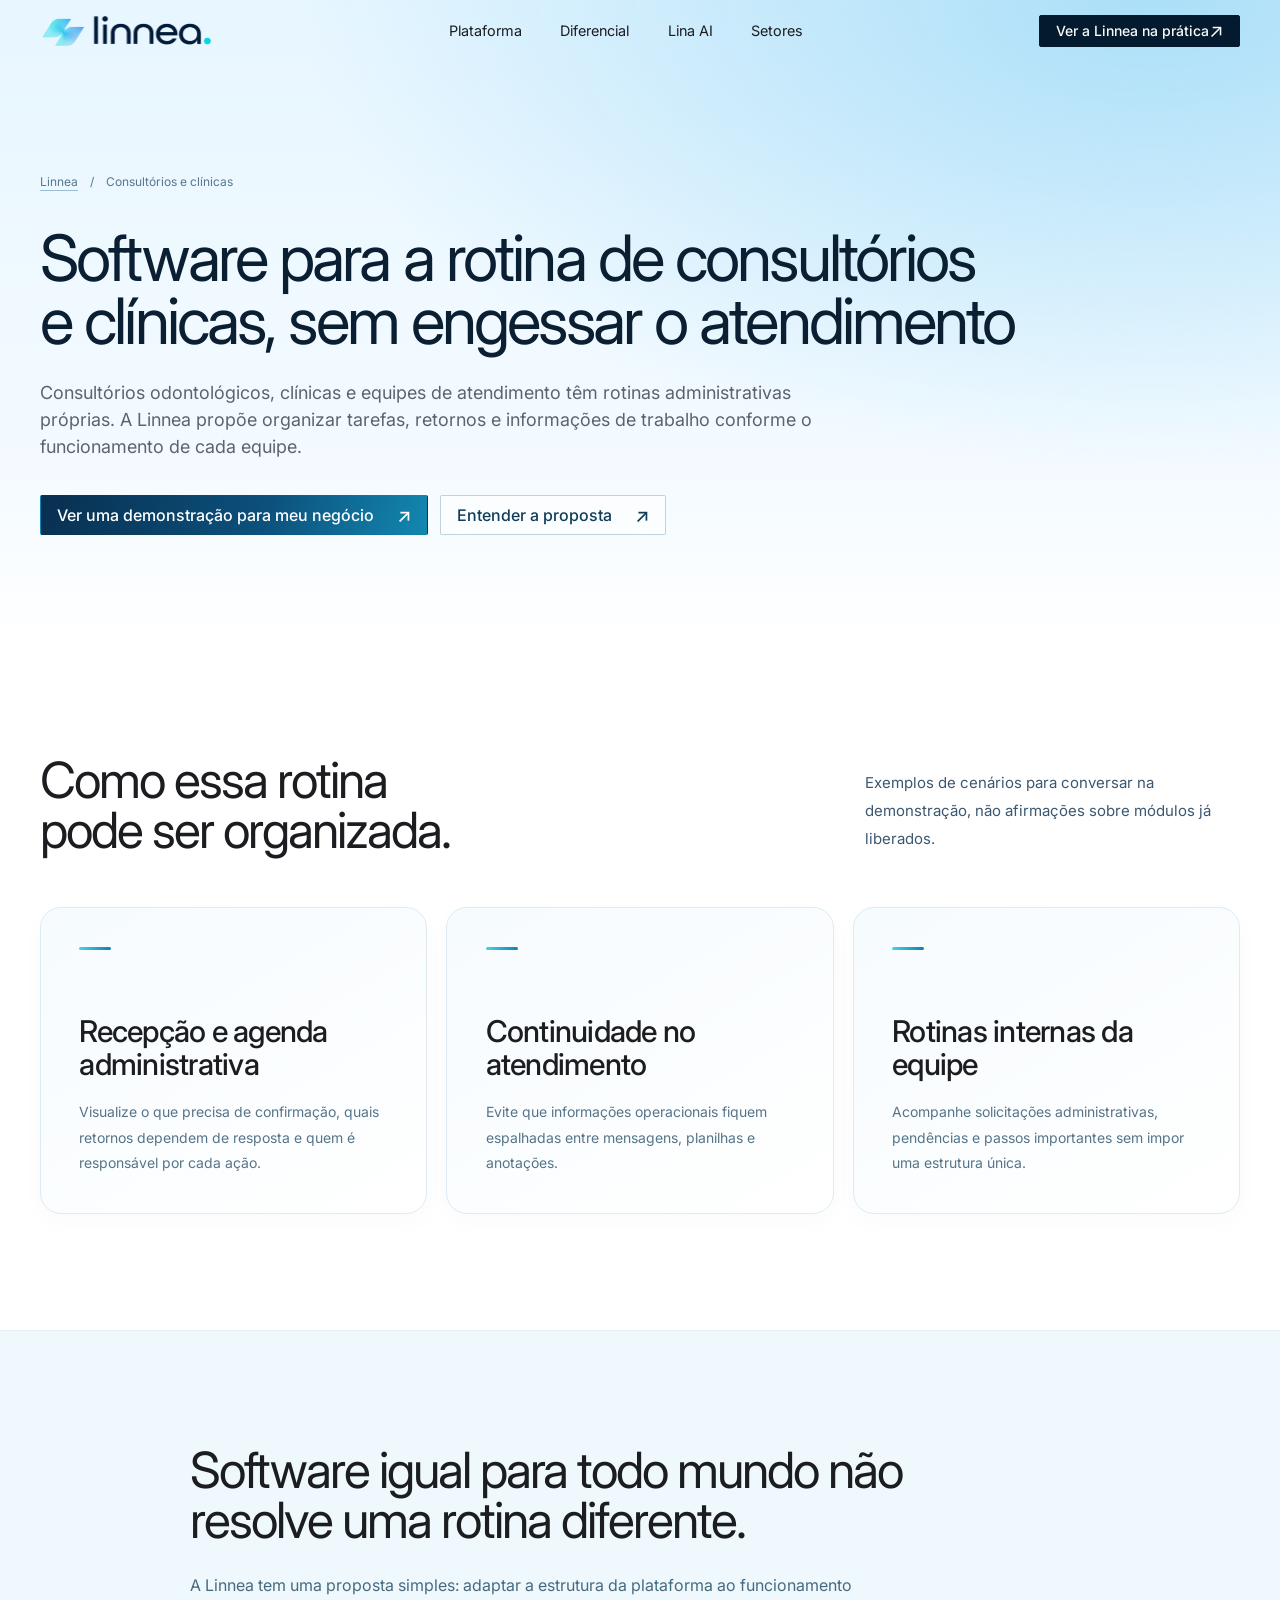
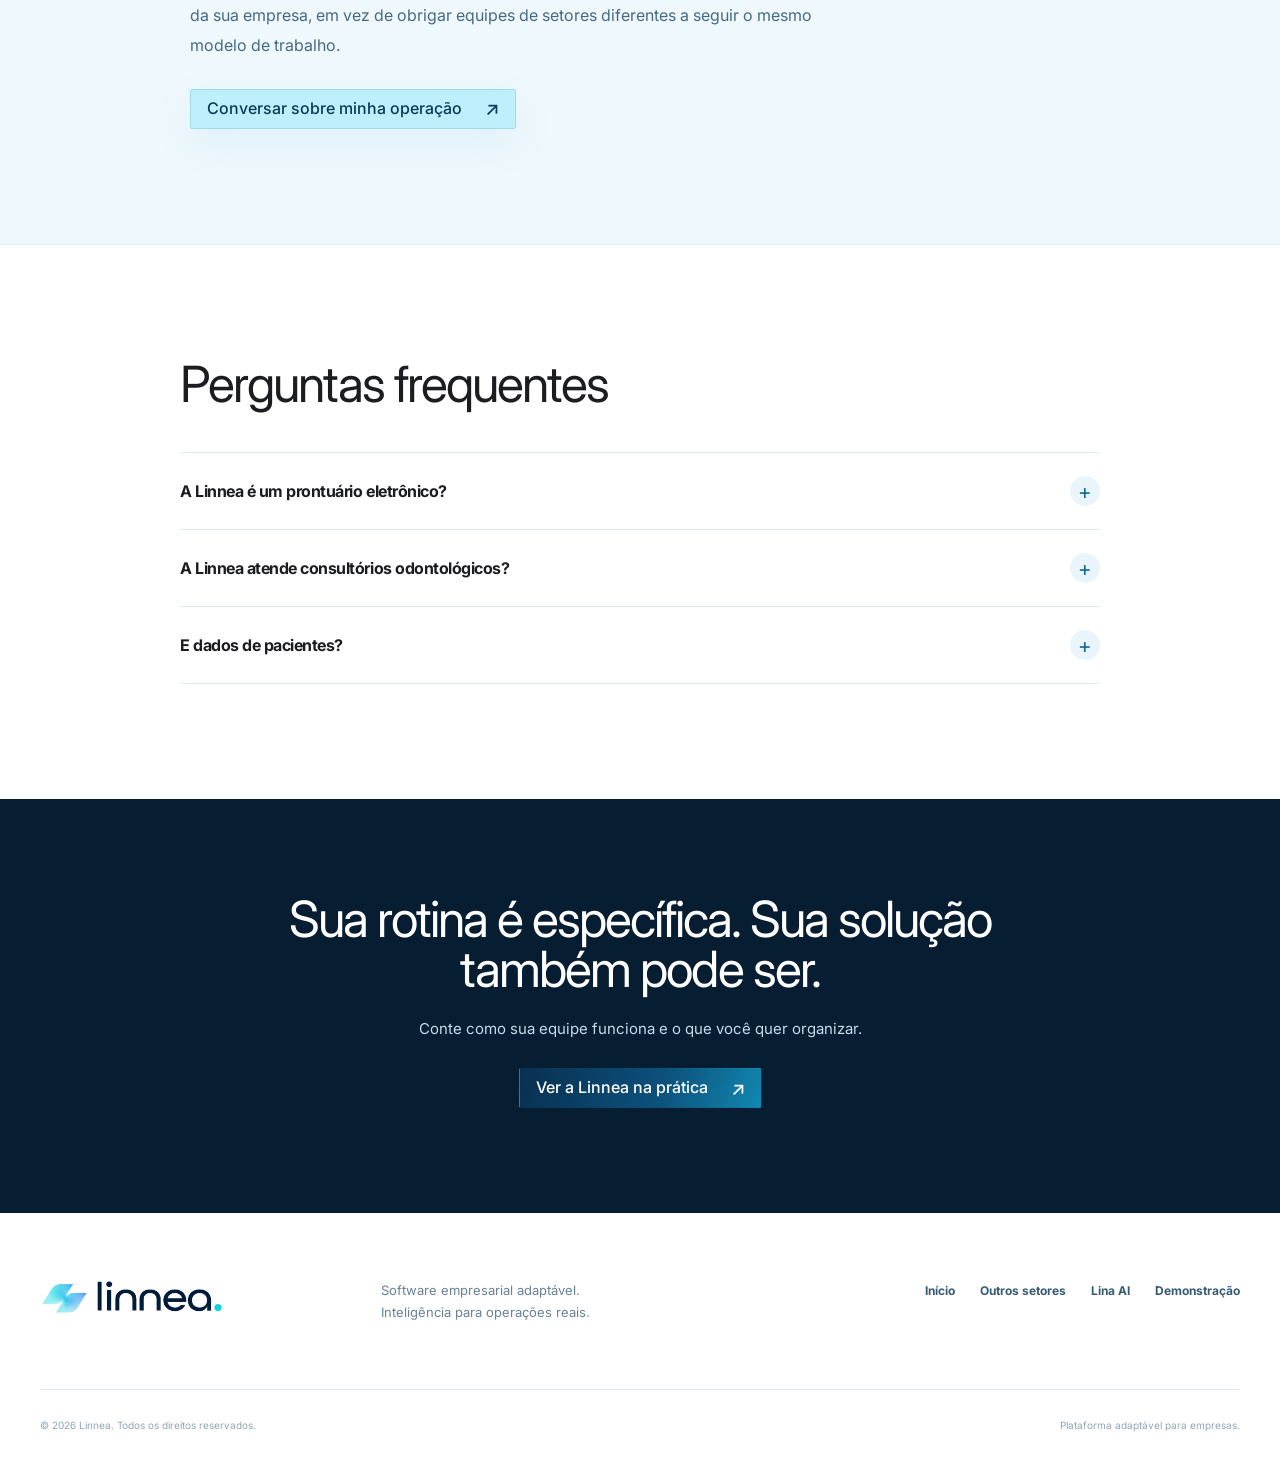
<file: solucoes/consultorios.html>
<!doctype html>
<html lang="pt-BR"><head>
<meta charset="utf-8"><meta name="viewport" content="width=device-width,initial-scale=1"><meta name="theme-color" content="#f9fcff">
<meta name="description" content="Consultórios odontológicos, clínicas e equipes de atendimento têm rotinas administrativas próprias. A Linnea propõe organizar tarefas, retornos e informações de trabalho conforme o funcionamento de cada equipe."><meta name="robots" content="index,follow,max-image-preview:large">
<meta property="og:type" content="website"><meta property="og:site_name" content="Linnea"><meta property="og:locale" content="pt_BR"><meta property="og:title" content="Software para a rotina de consultórios e clínicas, sem engessar o atendimento"><meta property="og:description" content="Consultórios odontológicos, clínicas e equipes de atendimento têm rotinas administrativas próprias. A Linnea propõe organizar tarefas, retornos e informações de trabalho conforme o funcionamento de cada equipe."><meta property="og:url" content="https://DOMINIO-DA-LINNEA.example/solucoes/consultorios.html"><meta property="og:image" content="https://DOMINIO-DA-LINNEA.example/assets/og-linnea.jpg">
<link rel="canonical" href="https://DOMINIO-DA-LINNEA.example/solucoes/consultorios.html"><link rel="icon" type="image/png" href="../assets/favicon.png"><link rel="stylesheet" href="../styles.css">
<link rel="preconnect" href="https://fonts.googleapis.com"><link rel="preconnect" href="https://fonts.gstatic.com" crossorigin><link href="https://fonts.googleapis.com/css2?family=Inter:wght@400;500;600;700&display=swap" rel="stylesheet">
<title>Software para a rotina de consultórios e clínicas, sem engessar o atendimento | Linnea</title><script type="application/ld+json">{"@context": "https://schema.org", "@type": "BreadcrumbList", "itemListElement": [{"@type": "ListItem", "position": 1, "name": "Linnea", "item": "https://DOMINIO-DA-LINNEA.example/"}, {"@type": "ListItem", "position": 2, "name": "Consultórios e clínicas", "item": "https://DOMINIO-DA-LINNEA.example/solucoes/consultorios.html"}]}</script></head>
<body class="inner-page"><a class="skip-link" href="#conteudo">Pular para o conteúdo</a>
<header class="site-header"><nav class="nav wrap" aria-label="Navegação principal"><a class="brand" href="../index.html" aria-label="Linnea, página inicial"><img class="brand-logo" src="../assets/linnea-logo.webp" alt="" width="178" height="35"></a><div class="nav-links"><a href="../index.html#plataforma">Plataforma</a><a href="../index.html#diferencial">Diferencial</a><a href="../index.html#lina">Lina AI</a><a href="../index.html#segmentos">Setores</a></div><a class="nav-cta" href="../index.html#demonstracao">Ver a Linnea na prática <span aria-hidden="true">↗</span></a><details class="mobile-nav"><summary aria-label="Abrir menu de navegação"><span></span><span></span><span></span></summary><div class="mobile-nav-panel"><a href="../index.html">Início</a><a href="../index.html#diferencial">Diferencial</a><a href="../index.html#segmentos">Setores</a><a class="mobile-nav-cta" href="../index.html#demonstracao">Solicitar demonstração ↗</a></div></details></nav></header>
<main id="conteudo"><section class="inner-hero"><div class="wrap"><nav class="breadcrumb" aria-label="Caminho de navegação"><a href="../index.html">Linnea</a><span aria-hidden="true">/</span><span>Consultórios e clínicas</span></nav><h1>Software para a rotina de consultórios e clínicas, sem engessar o atendimento</h1><p>Consultórios odontológicos, clínicas e equipes de atendimento têm rotinas administrativas próprias. A Linnea propõe organizar tarefas, retornos e informações de trabalho conforme o funcionamento de cada equipe.</p><div class="hero-actions"><a href="../index.html#demonstracao" class="button button-primary">Ver uma demonstração para meu negócio <span aria-hidden="true">↗</span></a><a href="../index.html#diferencial" class="button button-light">Entender a proposta <span aria-hidden="true">↗</span></a></div></div></section>
<section class="section inner-section wrap"><div class="section-heading"><h2>Como essa rotina pode ser organizada.</h2><p>Exemplos de cenários para conversar na demonstração, não afirmações sobre módulos já liberados.</p></div><div class="sector-detail-grid"><article class="sector-detail-card"><h2>Recepção e agenda administrativa</h2><p>Visualize o que precisa de confirmação, quais retornos dependem de resposta e quem é responsável por cada ação.</p></article>
<article class="sector-detail-card"><h2>Continuidade no atendimento</h2><p>Evite que informações operacionais fiquem espalhadas entre mensagens, planilhas e anotações.</p></article>
<article class="sector-detail-card"><h2>Rotinas internas da equipe</h2><p>Acompanhe solicitações administrativas, pendências e passos importantes sem impor uma estrutura única.</p></article></div></section>
<section class="section difference-section"><div class="wrap inner-contrast"><h2>Software igual para todo mundo não resolve uma rotina diferente.</h2><p>A Linnea tem uma proposta simples: adaptar a estrutura da plataforma ao funcionamento da sua empresa, em vez de obrigar equipes de setores diferentes a seguir o mesmo modelo de trabalho.</p><a href="../index.html#demonstracao" class="button button-ice">Conversar sobre minha operação <span aria-hidden="true">↗</span></a></div></section>
<section class="section inner-faq wrap"><h2>Perguntas frequentes</h2><div class="faq-list"><details><summary>A Linnea é um prontuário eletrônico?<span aria-hidden="true">+</span></summary><p>Não apresentamos a Linnea como prontuário eletrônico ou sistema clínico regulado. A proposta desta página trata de organização administrativa e operacional.</p></details>
<details><summary>A Linnea atende consultórios odontológicos?<span aria-hidden="true">+</span></summary><p>Consultórios odontológicos estão entre os cenários de configuração possíveis. A aderência aos processos precisa ser validada na demonstração.</p></details>
<details><summary>E dados de pacientes?<span aria-hidden="true">+</span></summary><p>Informações de saúde são sensíveis pela LGPD. Qualquer uso dessa categoria exige verificação específica de segurança, base legal e capacidades do produto; não presuma que o site autorize esse tratamento.</p></details></div></section>
<section class="inner-final"><div class="wrap"><h2>Sua rotina é específica. Sua solução também pode ser.</h2><p>Conte como sua equipe funciona e o que você quer organizar.</p><a class="button button-primary" href="../index.html#demonstracao">Ver a Linnea na prática <span aria-hidden="true">↗</span></a></div></section></main>
<footer class="site-footer"><div class="wrap footer-main"><a class="brand" href="../index.html"><img class="brand-logo" src="../assets/linnea-logo.webp" alt="Linnea" width="178" height="35"></a><p>Software empresarial adaptável.<br>Inteligência para operações reais.</p><nav aria-label="Rodapé"><a href="../index.html">Início</a><a href="../index.html#segmentos">Outros setores</a><a href="../index.html#lina">Lina AI</a><a href="../index.html#demonstracao">Demonstração</a></nav></div><div class="wrap footer-bottom"><span>© 2026 Linnea. Todos os direitos reservados.</span><span>Plataforma adaptável para empresas.</span></div></footer></body></html>
</file>
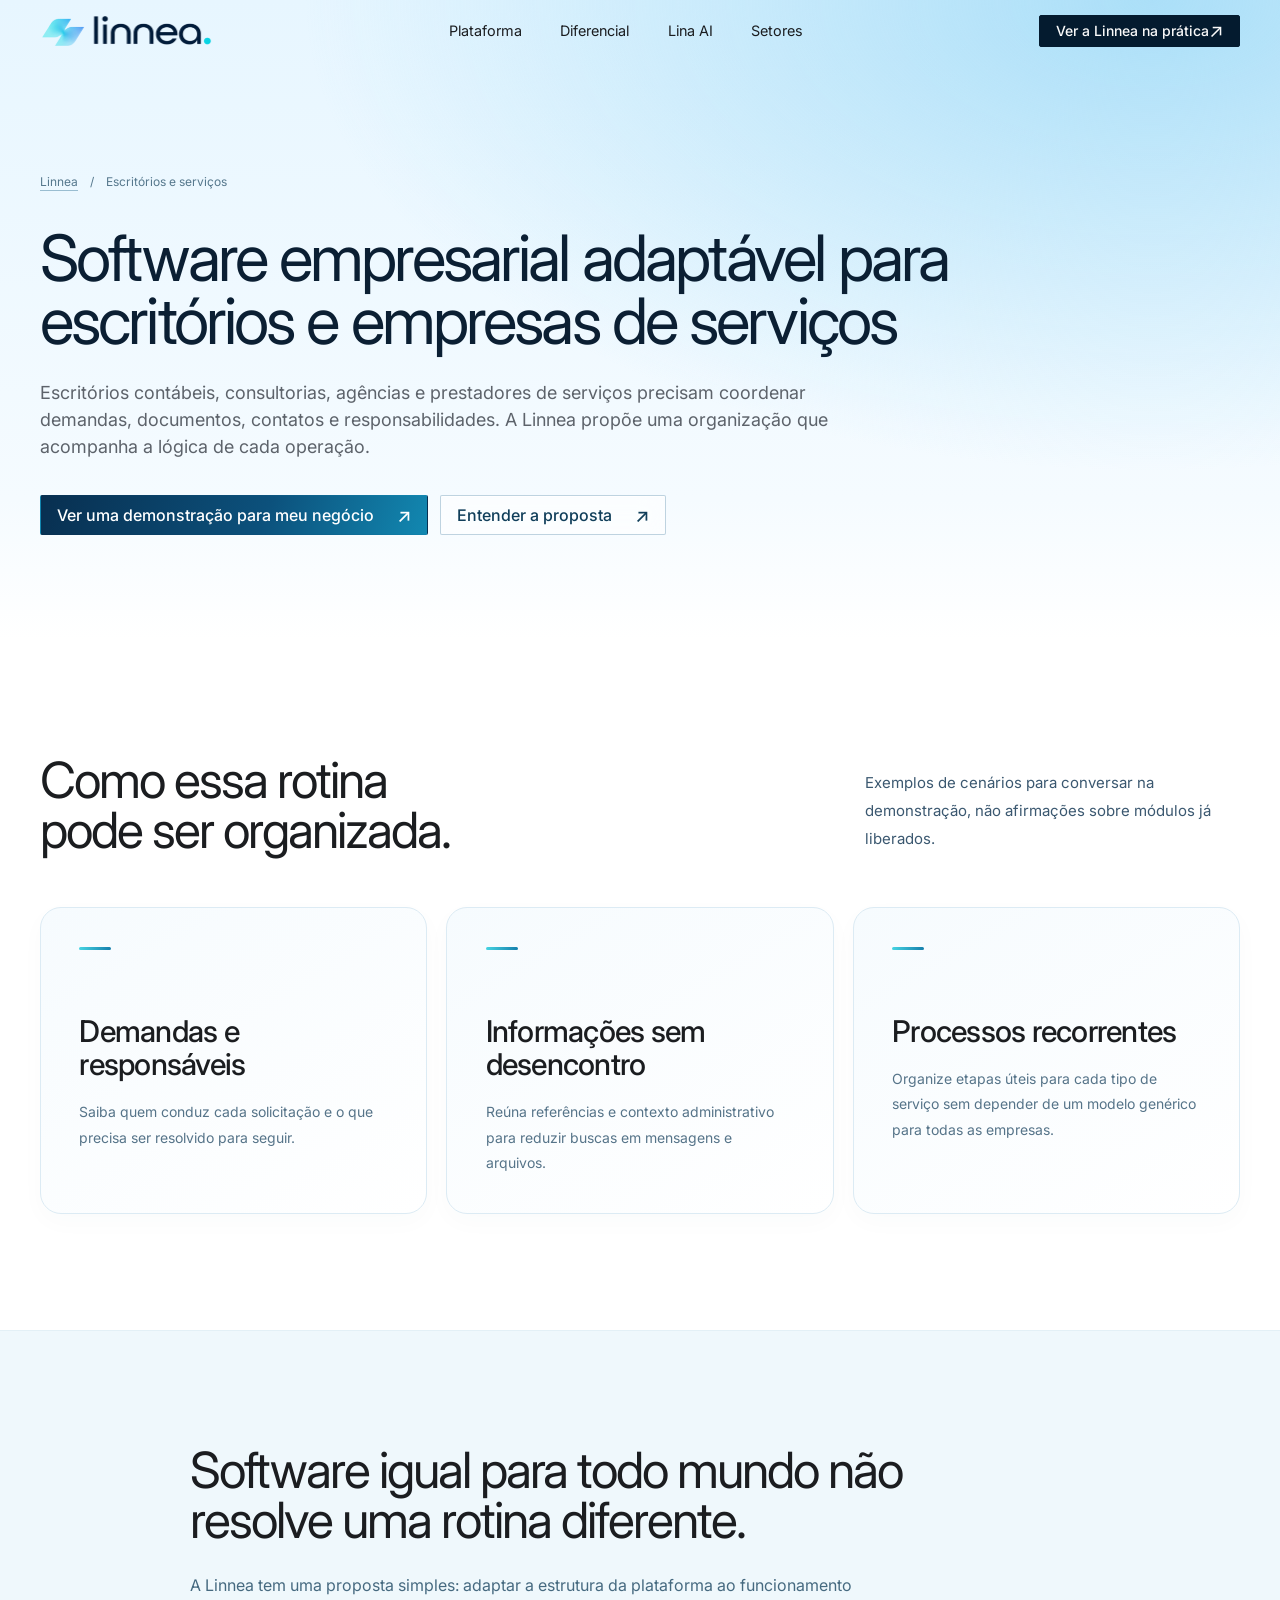
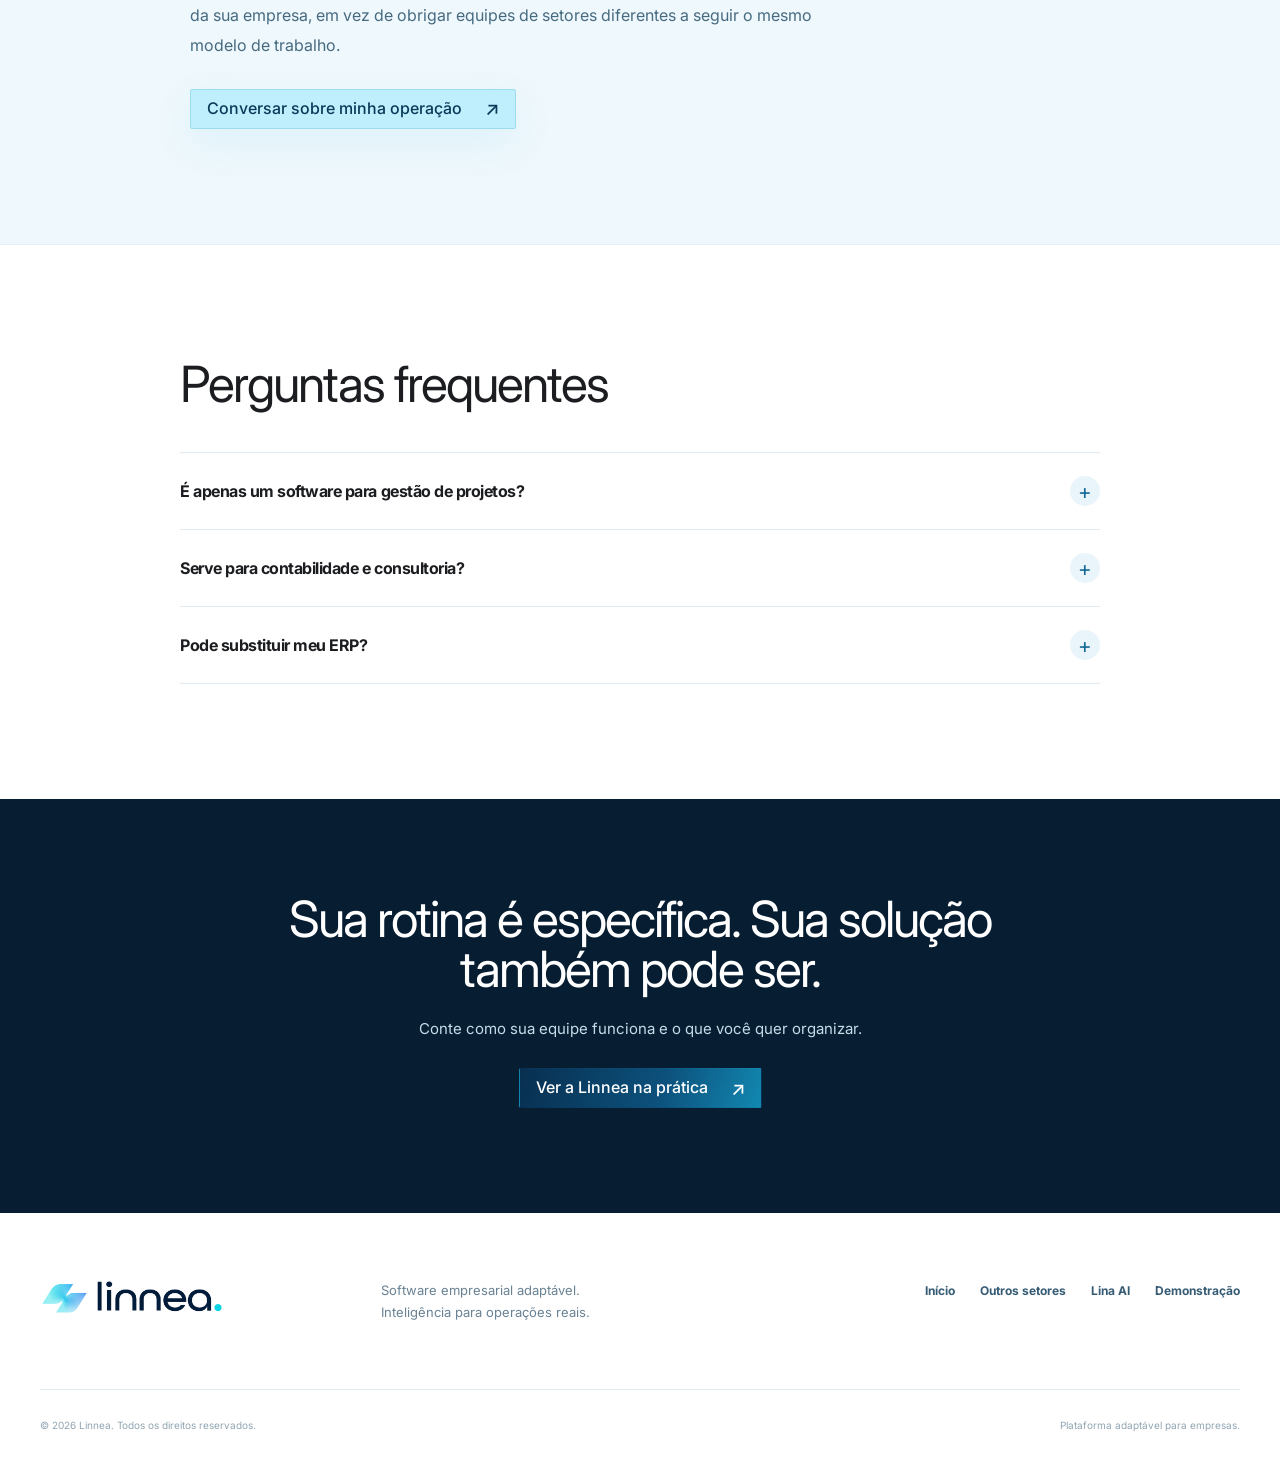
<file: solucoes/escritorios.html>
<!doctype html>
<html lang="pt-BR"><head>
<meta charset="utf-8"><meta name="viewport" content="width=device-width,initial-scale=1"><meta name="theme-color" content="#f9fcff">
<meta name="description" content="Escritórios contábeis, consultorias, agências e prestadores de serviços precisam coordenar demandas, documentos, contatos e responsabilidades. A Linnea propõe uma organização que acompanha a lógica de cada operação."><meta name="robots" content="index,follow,max-image-preview:large">
<meta property="og:type" content="website"><meta property="og:site_name" content="Linnea"><meta property="og:locale" content="pt_BR"><meta property="og:title" content="Software empresarial adaptável para escritórios e empresas de serviços"><meta property="og:description" content="Escritórios contábeis, consultorias, agências e prestadores de serviços precisam coordenar demandas, documentos, contatos e responsabilidades. A Linnea propõe uma organização que acompanha a lógica de cada operação."><meta property="og:url" content="https://DOMINIO-DA-LINNEA.example/solucoes/escritorios.html"><meta property="og:image" content="https://DOMINIO-DA-LINNEA.example/assets/og-linnea.jpg">
<link rel="canonical" href="https://DOMINIO-DA-LINNEA.example/solucoes/escritorios.html"><link rel="icon" type="image/png" href="../assets/favicon.png"><link rel="stylesheet" href="../styles.css">
<link rel="preconnect" href="https://fonts.googleapis.com"><link rel="preconnect" href="https://fonts.gstatic.com" crossorigin><link href="https://fonts.googleapis.com/css2?family=Inter:wght@400;500;600;700&display=swap" rel="stylesheet">
<title>Software empresarial adaptável para escritórios e empresas de serviços | Linnea</title><script type="application/ld+json">{"@context": "https://schema.org", "@type": "BreadcrumbList", "itemListElement": [{"@type": "ListItem", "position": 1, "name": "Linnea", "item": "https://DOMINIO-DA-LINNEA.example/"}, {"@type": "ListItem", "position": 2, "name": "Escritórios e serviços", "item": "https://DOMINIO-DA-LINNEA.example/solucoes/escritorios.html"}]}</script></head>
<body class="inner-page"><a class="skip-link" href="#conteudo">Pular para o conteúdo</a>
<header class="site-header"><nav class="nav wrap" aria-label="Navegação principal"><a class="brand" href="../index.html" aria-label="Linnea, página inicial"><img class="brand-logo" src="../assets/linnea-logo.webp" alt="" width="178" height="35"></a><div class="nav-links"><a href="../index.html#plataforma">Plataforma</a><a href="../index.html#diferencial">Diferencial</a><a href="../index.html#lina">Lina AI</a><a href="../index.html#segmentos">Setores</a></div><a class="nav-cta" href="../index.html#demonstracao">Ver a Linnea na prática <span aria-hidden="true">↗</span></a><details class="mobile-nav"><summary aria-label="Abrir menu de navegação"><span></span><span></span><span></span></summary><div class="mobile-nav-panel"><a href="../index.html">Início</a><a href="../index.html#diferencial">Diferencial</a><a href="../index.html#segmentos">Setores</a><a class="mobile-nav-cta" href="../index.html#demonstracao">Solicitar demonstração ↗</a></div></details></nav></header>
<main id="conteudo"><section class="inner-hero"><div class="wrap"><nav class="breadcrumb" aria-label="Caminho de navegação"><a href="../index.html">Linnea</a><span aria-hidden="true">/</span><span>Escritórios e serviços</span></nav><h1>Software empresarial adaptável para escritórios e empresas de serviços</h1><p>Escritórios contábeis, consultorias, agências e prestadores de serviços precisam coordenar demandas, documentos, contatos e responsabilidades. A Linnea propõe uma organização que acompanha a lógica de cada operação.</p><div class="hero-actions"><a href="../index.html#demonstracao" class="button button-primary">Ver uma demonstração para meu negócio <span aria-hidden="true">↗</span></a><a href="../index.html#diferencial" class="button button-light">Entender a proposta <span aria-hidden="true">↗</span></a></div></div></section>
<section class="section inner-section wrap"><div class="section-heading"><h2>Como essa rotina pode ser organizada.</h2><p>Exemplos de cenários para conversar na demonstração, não afirmações sobre módulos já liberados.</p></div><div class="sector-detail-grid"><article class="sector-detail-card"><h2>Demandas e responsáveis</h2><p>Saiba quem conduz cada solicitação e o que precisa ser resolvido para seguir.</p></article>
<article class="sector-detail-card"><h2>Informações sem desencontro</h2><p>Reúna referências e contexto administrativo para reduzir buscas em mensagens e arquivos.</p></article>
<article class="sector-detail-card"><h2>Processos recorrentes</h2><p>Organize etapas úteis para cada tipo de serviço sem depender de um modelo genérico para todas as empresas.</p></article></div></section>
<section class="section difference-section"><div class="wrap inner-contrast"><h2>Software igual para todo mundo não resolve uma rotina diferente.</h2><p>A Linnea tem uma proposta simples: adaptar a estrutura da plataforma ao funcionamento da sua empresa, em vez de obrigar equipes de setores diferentes a seguir o mesmo modelo de trabalho.</p><a href="../index.html#demonstracao" class="button button-ice">Conversar sobre minha operação <span aria-hidden="true">↗</span></a></div></section>
<section class="section inner-faq wrap"><h2>Perguntas frequentes</h2><div class="faq-list"><details><summary>É apenas um software para gestão de projetos?<span aria-hidden="true">+</span></summary><p>Não. Projetos podem fazer parte de certos serviços, mas a proposta da Linnea abrange demandas, atendimento, rotinas e informações de diferentes empresas.</p></details>
<details><summary>Serve para contabilidade e consultoria?<span aria-hidden="true">+</span></summary><p>São exemplos de equipes que podem avaliar fluxos operacionais adaptados. Funcionalidades especializadas precisam ser verificadas.</p></details>
<details><summary>Pode substituir meu ERP?<span aria-hidden="true">+</span></summary><p>Isso depende dos sistemas utilizados. Não há promessa de substituição integral ou integrações específicas antes de análise do caso.</p></details></div></section>
<section class="inner-final"><div class="wrap"><h2>Sua rotina é específica. Sua solução também pode ser.</h2><p>Conte como sua equipe funciona e o que você quer organizar.</p><a class="button button-primary" href="../index.html#demonstracao">Ver a Linnea na prática <span aria-hidden="true">↗</span></a></div></section></main>
<footer class="site-footer"><div class="wrap footer-main"><a class="brand" href="../index.html"><img class="brand-logo" src="../assets/linnea-logo.webp" alt="Linnea" width="178" height="35"></a><p>Software empresarial adaptável.<br>Inteligência para operações reais.</p><nav aria-label="Rodapé"><a href="../index.html">Início</a><a href="../index.html#segmentos">Outros setores</a><a href="../index.html#lina">Lina AI</a><a href="../index.html#demonstracao">Demonstração</a></nav></div><div class="wrap footer-bottom"><span>© 2026 Linnea. Todos os direitos reservados.</span><span>Plataforma adaptável para empresas.</span></div></footer></body></html>
</file>
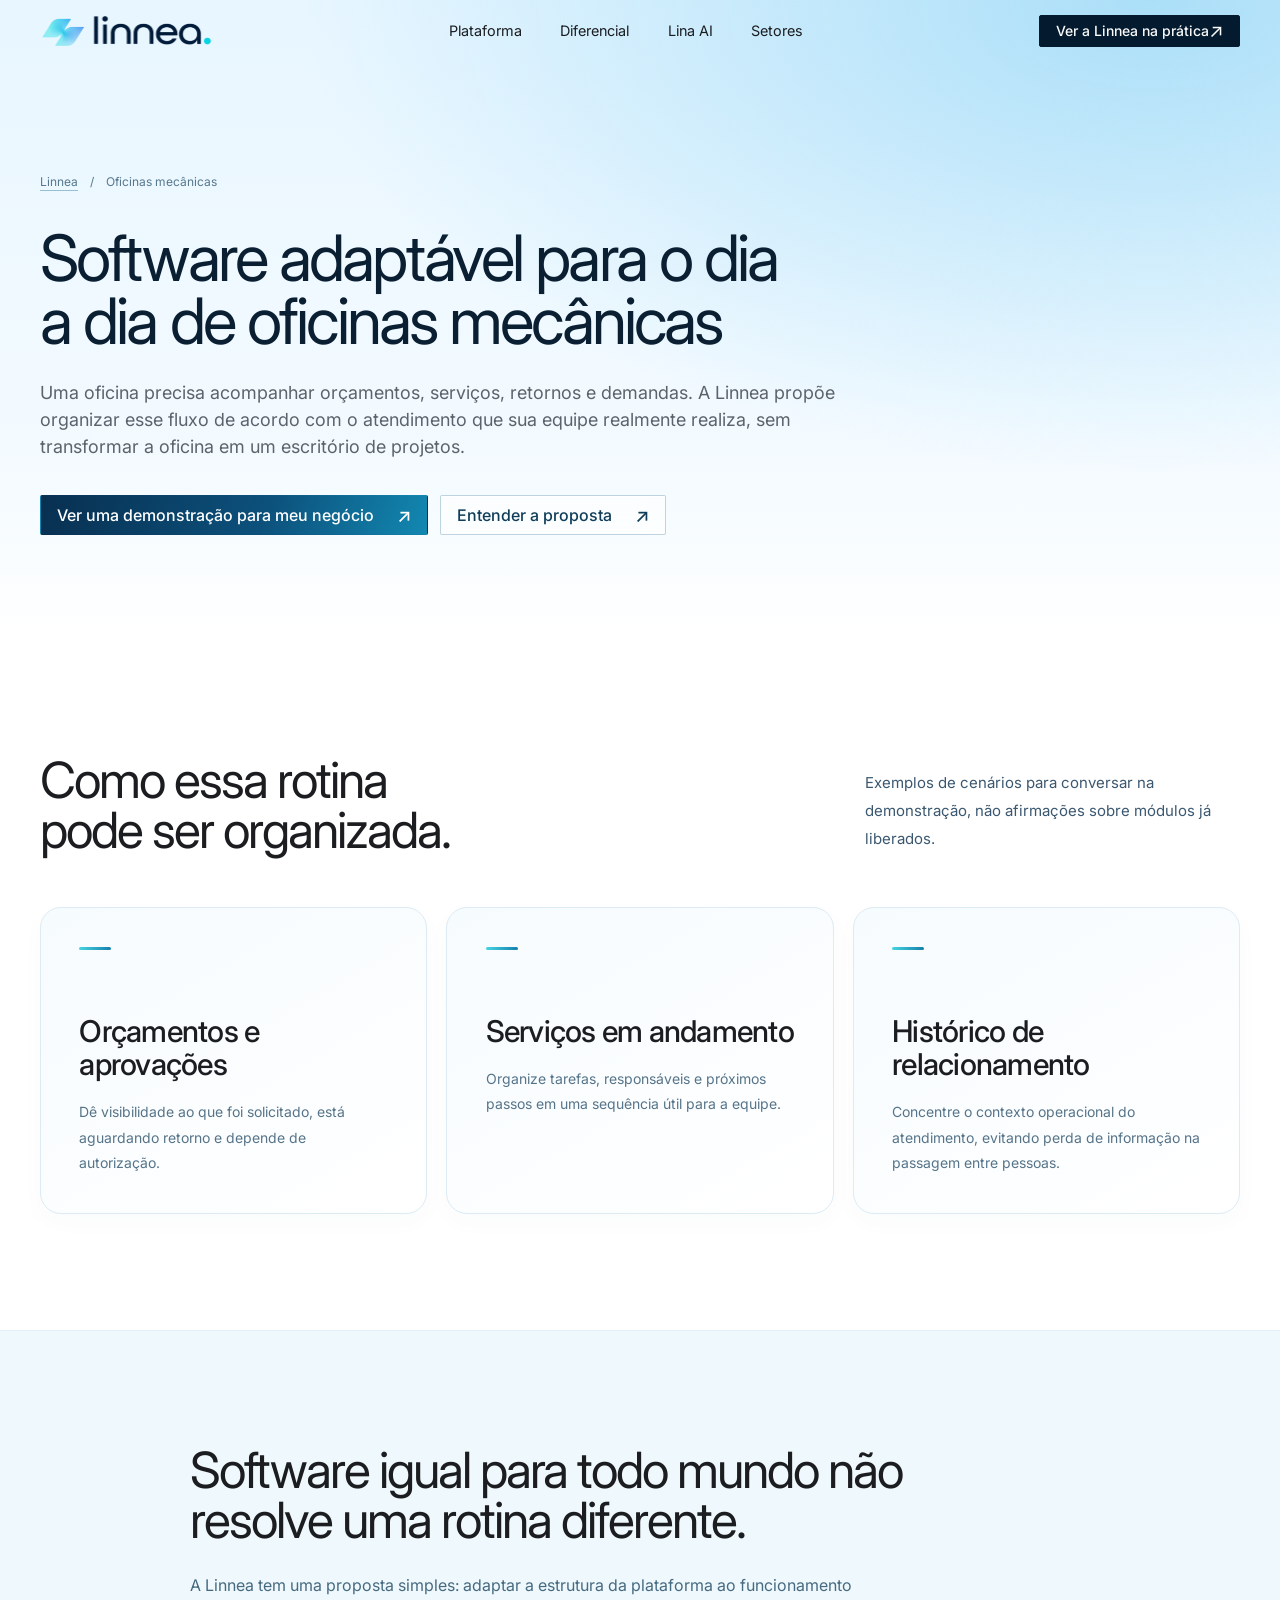
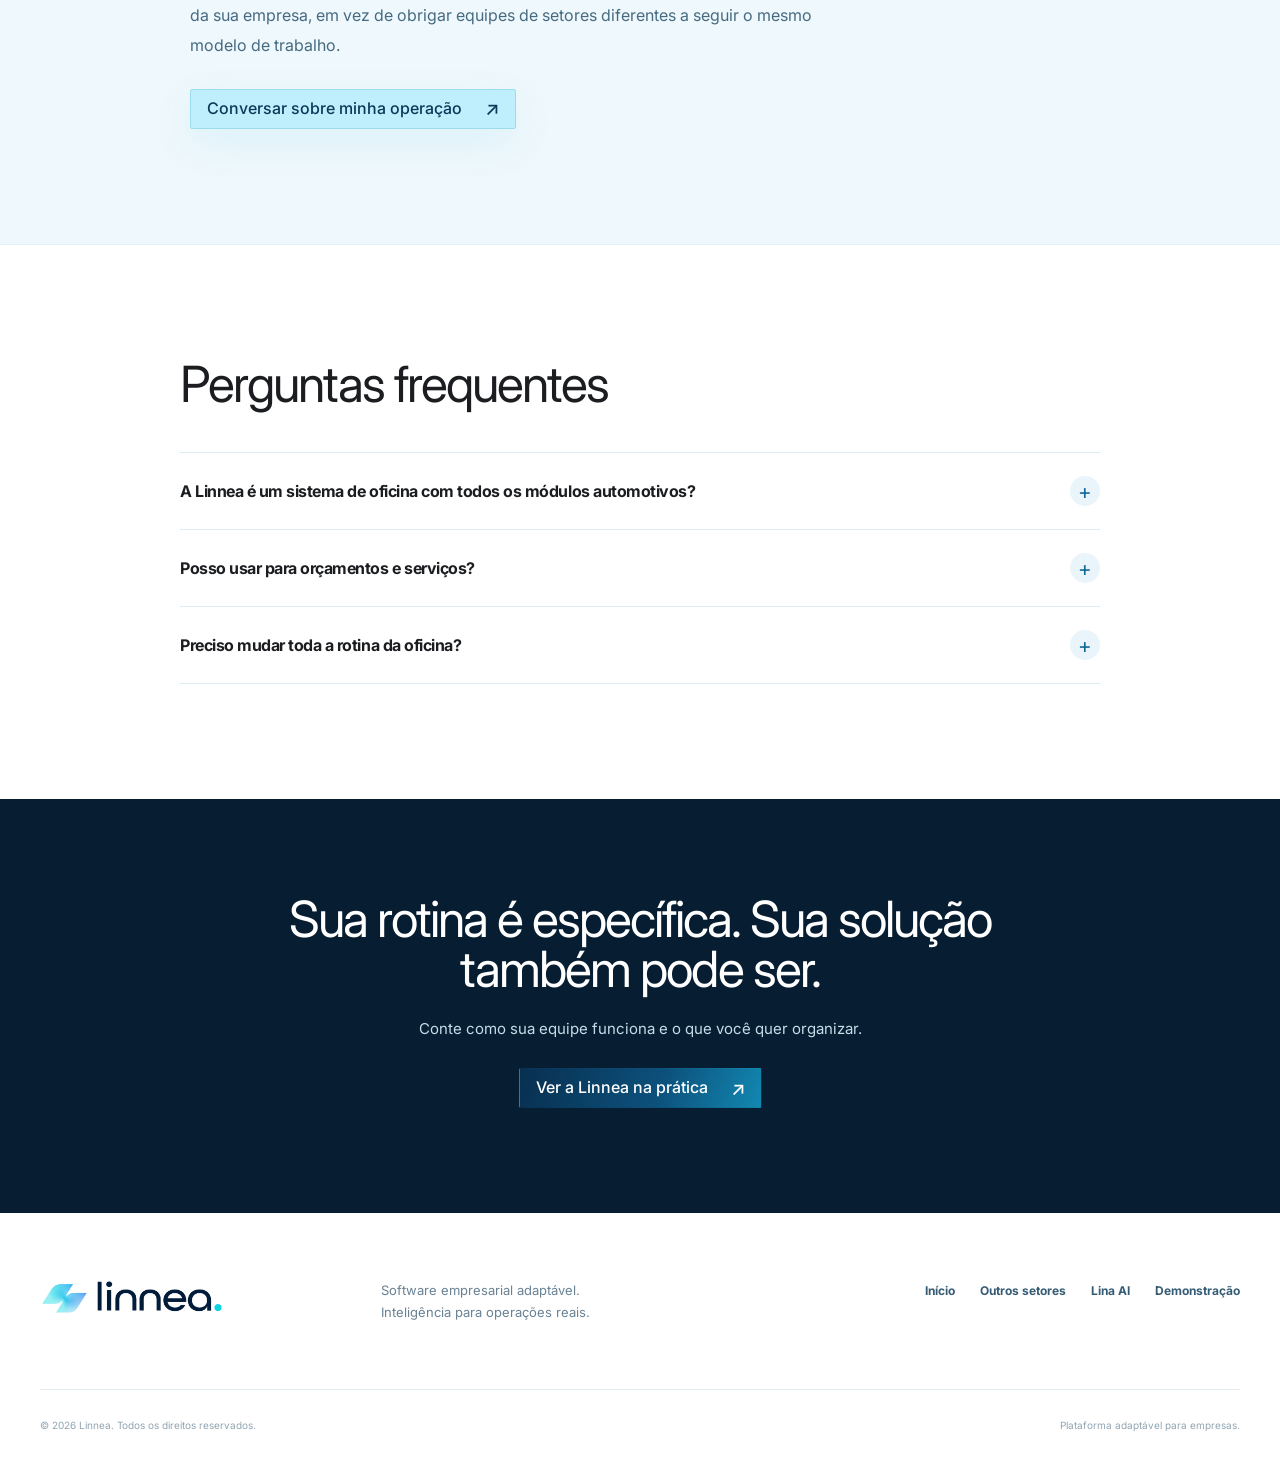
<file: solucoes/oficinas.html>
<!doctype html>
<html lang="pt-BR"><head>
<meta charset="utf-8"><meta name="viewport" content="width=device-width,initial-scale=1"><meta name="theme-color" content="#f9fcff">
<meta name="description" content="Uma oficina precisa acompanhar orçamentos, serviços, retornos e demandas. A Linnea propõe organizar esse fluxo de acordo com o atendimento que sua equipe realmente realiza, sem transformar a oficina em um escritório de projetos."><meta name="robots" content="index,follow,max-image-preview:large">
<meta property="og:type" content="website"><meta property="og:site_name" content="Linnea"><meta property="og:locale" content="pt_BR"><meta property="og:title" content="Software adaptável para o dia a dia de oficinas mecânicas"><meta property="og:description" content="Uma oficina precisa acompanhar orçamentos, serviços, retornos e demandas. A Linnea propõe organizar esse fluxo de acordo com o atendimento que sua equipe realmente realiza, sem transformar a oficina em um escritório de projetos."><meta property="og:url" content="https://DOMINIO-DA-LINNEA.example/solucoes/oficinas.html"><meta property="og:image" content="https://DOMINIO-DA-LINNEA.example/assets/og-linnea.jpg">
<link rel="canonical" href="https://DOMINIO-DA-LINNEA.example/solucoes/oficinas.html"><link rel="icon" type="image/png" href="../assets/favicon.png"><link rel="stylesheet" href="../styles.css">
<link rel="preconnect" href="https://fonts.googleapis.com"><link rel="preconnect" href="https://fonts.gstatic.com" crossorigin><link href="https://fonts.googleapis.com/css2?family=Inter:wght@400;500;600;700&display=swap" rel="stylesheet">
<title>Software adaptável para o dia a dia de oficinas mecânicas | Linnea</title><script type="application/ld+json">{"@context": "https://schema.org", "@type": "BreadcrumbList", "itemListElement": [{"@type": "ListItem", "position": 1, "name": "Linnea", "item": "https://DOMINIO-DA-LINNEA.example/"}, {"@type": "ListItem", "position": 2, "name": "Oficinas mecânicas", "item": "https://DOMINIO-DA-LINNEA.example/solucoes/oficinas.html"}]}</script></head>
<body class="inner-page"><a class="skip-link" href="#conteudo">Pular para o conteúdo</a>
<header class="site-header"><nav class="nav wrap" aria-label="Navegação principal"><a class="brand" href="../index.html" aria-label="Linnea, página inicial"><img class="brand-logo" src="../assets/linnea-logo.webp" alt="" width="178" height="35"></a><div class="nav-links"><a href="../index.html#plataforma">Plataforma</a><a href="../index.html#diferencial">Diferencial</a><a href="../index.html#lina">Lina AI</a><a href="../index.html#segmentos">Setores</a></div><a class="nav-cta" href="../index.html#demonstracao">Ver a Linnea na prática <span aria-hidden="true">↗</span></a><details class="mobile-nav"><summary aria-label="Abrir menu de navegação"><span></span><span></span><span></span></summary><div class="mobile-nav-panel"><a href="../index.html">Início</a><a href="../index.html#diferencial">Diferencial</a><a href="../index.html#segmentos">Setores</a><a class="mobile-nav-cta" href="../index.html#demonstracao">Solicitar demonstração ↗</a></div></details></nav></header>
<main id="conteudo"><section class="inner-hero"><div class="wrap"><nav class="breadcrumb" aria-label="Caminho de navegação"><a href="../index.html">Linnea</a><span aria-hidden="true">/</span><span>Oficinas mecânicas</span></nav><h1>Software adaptável para o dia a dia de oficinas mecânicas</h1><p>Uma oficina precisa acompanhar orçamentos, serviços, retornos e demandas. A Linnea propõe organizar esse fluxo de acordo com o atendimento que sua equipe realmente realiza, sem transformar a oficina em um escritório de projetos.</p><div class="hero-actions"><a href="../index.html#demonstracao" class="button button-primary">Ver uma demonstração para meu negócio <span aria-hidden="true">↗</span></a><a href="../index.html#diferencial" class="button button-light">Entender a proposta <span aria-hidden="true">↗</span></a></div></div></section>
<section class="section inner-section wrap"><div class="section-heading"><h2>Como essa rotina pode ser organizada.</h2><p>Exemplos de cenários para conversar na demonstração, não afirmações sobre módulos já liberados.</p></div><div class="sector-detail-grid"><article class="sector-detail-card"><h2>Orçamentos e aprovações</h2><p>Dê visibilidade ao que foi solicitado, está aguardando retorno e depende de autorização.</p></article>
<article class="sector-detail-card"><h2>Serviços em andamento</h2><p>Organize tarefas, responsáveis e próximos passos em uma sequência útil para a equipe.</p></article>
<article class="sector-detail-card"><h2>Histórico de relacionamento</h2><p>Concentre o contexto operacional do atendimento, evitando perda de informação na passagem entre pessoas.</p></article></div></section>
<section class="section difference-section"><div class="wrap inner-contrast"><h2>Software igual para todo mundo não resolve uma rotina diferente.</h2><p>A Linnea tem uma proposta simples: adaptar a estrutura da plataforma ao funcionamento da sua empresa, em vez de obrigar equipes de setores diferentes a seguir o mesmo modelo de trabalho.</p><a href="../index.html#demonstracao" class="button button-ice">Conversar sobre minha operação <span aria-hidden="true">↗</span></a></div></section>
<section class="section inner-faq wrap"><h2>Perguntas frequentes</h2><div class="faq-list"><details><summary>A Linnea é um sistema de oficina com todos os módulos automotivos?<span aria-hidden="true">+</span></summary><p>Não afirmamos que todos os módulos específicos de oficina estejam prontos. A proposta é adaptar fluxos operacionais, e a demonstração valida o que já está disponível.</p></details>
<details><summary>Posso usar para orçamentos e serviços?<span aria-hidden="true">+</span></summary><p>Esses são exemplos de processos que podem ser organizados. A forma de registro, aprovação e acompanhamento depende da configuração possível.</p></details>
<details><summary>Preciso mudar toda a rotina da oficina?<span aria-hidden="true">+</span></summary><p>A proposta é começar pela rotina real da equipe e avaliar o que faz sentido estruturar, em vez de exigir um processo único.</p></details></div></section>
<section class="inner-final"><div class="wrap"><h2>Sua rotina é específica. Sua solução também pode ser.</h2><p>Conte como sua equipe funciona e o que você quer organizar.</p><a class="button button-primary" href="../index.html#demonstracao">Ver a Linnea na prática <span aria-hidden="true">↗</span></a></div></section></main>
<footer class="site-footer"><div class="wrap footer-main"><a class="brand" href="../index.html"><img class="brand-logo" src="../assets/linnea-logo.webp" alt="Linnea" width="178" height="35"></a><p>Software empresarial adaptável.<br>Inteligência para operações reais.</p><nav aria-label="Rodapé"><a href="../index.html">Início</a><a href="../index.html#segmentos">Outros setores</a><a href="../index.html#lina">Lina AI</a><a href="../index.html#demonstracao">Demonstração</a></nav></div><div class="wrap footer-bottom"><span>© 2026 Linnea. Todos os direitos reservados.</span><span>Plataforma adaptável para empresas.</span></div></footer></body></html>
</file>
<file: styles.css>
/* Linnea Glacier. Layout responsivo e animações em CSS, sem JavaScript. */
:root {
  color-scheme: light;
  --ink: #08233c;
  --ink-soft: #3b5870;
  --muted: #688095;
  --blue: #0c4d7c;
  --blue-rich: #075783;
  --cyan: #54c7eb;
  --ice: #e9f7ff;
  --sky: #d9effb;
  --line: #dfeaf1;
  --surface: #f6fafc;
  --white: #fff;
  --dark: #041b2f;
  --radius: 24px;
  --ease: cubic-bezier(.22,1,.36,1);
}
*,*::before,*::after { box-sizing: border-box; }
html { scroll-behavior: smooth; scroll-padding-top: 110px; }
body { margin: 0; color: var(--ink); background: #fff; font: 400 16px/1.6 "Inter", system-ui, sans-serif; -webkit-font-smoothing: antialiased; }
body,button,input,select { -webkit-tap-highlight-color: transparent; }
::selection { color: #063555; background: #b5eaff; }
a { color: inherit; text-decoration: none; }
button,input,select { font: inherit; }
button { cursor: pointer; }
svg { width: 24px; height: 24px; }
h1,h2,h3,p { margin-top: 0; }
h1,h2,h3 { font-family: "Inter", system-ui, sans-serif; letter-spacing: -.055em; line-height: 1.11; }
h1,h2,h3,strong,b { font-weight: 700; }
.wrap { width: min(1220px, calc(100% - 80px)); margin-inline: auto; }
.skip-link { position: fixed; z-index: 100; top: -100px; left: 16px; padding: 12px 18px; background: #fff; border-radius: 9px; color: #063555; }
.skip-link:focus-visible { top: 12px; }
:focus-visible { outline: 3px solid #36bfe8; outline-offset: 4px; }

/* Navegação */
.site-header { position: absolute; z-index: 20; inset: 0 0 auto; height: 94px; }
.nav { height: 100%; display: flex; align-items: center; justify-content: space-between; gap: 24px; }
.brand { display: inline-flex; align-items: center; gap: 10px; flex-shrink: 0; }
.brand-word { font-family: "Inter", sans-serif; font-weight: 800; font-size: 29px; letter-spacing: -.09em; line-height: 1; }
.brand-word span { color: #2abbd5; }
.brand-symbol { display: inline-block; width: 31px; height: 31px; position: relative; }
.brand-symbol i { position: absolute; display: block; transform: rotate(-34deg); width: 13px; height: 29px; border-radius: 10px 10px 4px 10px; background: linear-gradient(155deg,#7ae7f5,#3195ce); }
.brand-symbol i:first-child { left: 6px; top: 1px; }
.brand-symbol i:last-child { left: 15px; top: 3px; opacity: .65; filter: saturate(1.2); }
.nav-links { display: flex; align-items: center; gap: clamp(18px, 3vw, 43px); margin-left: auto; margin-right: auto; }
.nav-links a { position: relative; padding: 10px 0; color: #183c56; font-size: 13px; font-weight: 700; transition: color .3s; }
.nav-links a::after { content: ""; position: absolute; bottom: 5px; left: 0; right: 100%; height: 1px; background: #167dac; transition: right .35s var(--ease); }
.nav-links a:hover { color: #086894; }
.nav-links a:hover::after { right: 0; }
.nav-cta { display: inline-flex; align-items: center; gap: 18px; border: 1px solid rgba(8,55,88,.20); border-radius: 100px; padding: 13px 18px; font-size: 12px; font-weight: 700; color: #fff; background: #083959; box-shadow: 0 10px 28px rgba(8,56,88,.13); transition: transform .35s var(--ease), background .35s, box-shadow .35s; white-space: nowrap; }
.nav-cta span { font-size: 19px; line-height: 0.8; font-weight: 400; }
.nav-cta:hover { transform: translateY(-3px); background: #0a638d; box-shadow: 0 14px 32px rgba(8,56,88,.2); }
.mobile-nav { display: none; }

/* Hero */
.hero { min-height: max(760px, 100svh); position: relative; isolation: isolate; overflow: hidden; display: flex; align-items: center; justify-content: center; background: #e2f3fd url("assets/linnea-hero.webp") center top / cover no-repeat; }
.hero::before { content: ""; z-index: -1; pointer-events: none; position: absolute; inset: 0; background: linear-gradient(180deg, rgba(249,253,255,.11) 0%, rgba(247,252,255,.04) 46%, rgba(252,254,255,.27) 70%, rgba(255,255,255,.9) 94%, #fff 100%); }
.hero-tint { pointer-events: none; position: absolute; z-index: -1; inset: 0; background: radial-gradient(ellipse at 50% 45%, rgba(226,246,255,.33), rgba(226,246,255,0) 47%); }
.hero-content { position: relative; text-align: center; max-width: 1060px; padding: 112px 0 140px; animation: heroAppear 1.1s .05s both var(--ease); }
.hero h1 { font-size: clamp(56px, 6.2vw, 92px); line-height: 1.10; font-weight: 800; margin: 0 auto 24px; letter-spacing: -.076em; text-wrap: balance; color: #072b47; }
.hero h1 span { color: #0a6392; }
.hero-subtitle { margin: 0 auto; max-width: 670px; font-size: clamp(16px,1.45vw,19px); line-height: 1.75; color: #244860; font-weight: 500; text-wrap: pretty; }
.hero-actions { display: flex; justify-content: center; gap: 12px; flex-wrap: wrap; margin: 32px 0 0; }
.button { position: relative; isolation: isolate; display: inline-flex; align-items: center; justify-content: center; gap: 23px; min-height: 55px; padding: 0 25px; border-radius: 13px; font-size: 13px; font-weight: 700; border: 1px solid transparent; white-space: nowrap; line-height: 1.1; overflow: hidden; transition: transform .38s var(--ease), box-shadow .38s var(--ease), background .38s, color .38s, border-color .38s; }
.button::before { content: ""; position: absolute; z-index: -1; inset: 0; background: linear-gradient(118deg,rgba(255,255,255,0) 28%,rgba(255,255,255,.25) 50%,rgba(255,255,255,0) 71%); transform: translateX(-145%); transition: transform .85s var(--ease); }
.button:hover::before { transform: translateX(145%); }
.button:hover { transform: translateY(-3px); }
.button:active { transform: translateY(0) scale(.99); }
.button span { font-size: 19px; line-height: 1; font-weight: 500; transition: transform .3s var(--ease); }
.button:hover span { transform: translate(2px,-2px); }
.button-primary { color: #fff; background: linear-gradient(110deg,#082f50 0%,#0c517c 58%,#1288b1 100%); box-shadow: 0 12px 26px rgba(17,90,131,.23), inset 0 1px rgba(255,255,255,.15); }
.button-primary:hover { box-shadow: 0 18px 34px rgba(17,90,131,.33),inset 0 1px rgba(255,255,255,.2); }
.button-light { color: #103e5a; background: rgba(255,255,255,.56); border-color: rgba(33,102,145,.28); box-shadow: inset 0 1px rgba(255,255,255,.8); backdrop-filter: blur(12px); -webkit-backdrop-filter: blur(12px); }
.button-light:hover { background: rgba(255,255,255,.91); border-color: #7ec0db; box-shadow: 0 12px 24px rgba(47,121,160,.12); }
.hero-note { margin: 21px 0 0; color: #53738a; font-size: 12px; letter-spacing: .002em; }
.scroll-cue { position: absolute; bottom: 38px; left: 50%; display: inline-flex; flex-direction: column; align-items: center; gap: 12px; transform: translateX(-50%); text-align: center; font-size: 11px; color: #6c8fa6; letter-spacing: .04em; }
.scroll-cue-line { display: block; width: 1px; height: 31px; background: linear-gradient(#1c91c2,rgba(28,145,194,0)); animation: scrollBreath 2s ease-in-out infinite alternate; }

/* Transição do hero para a página */
.statement { min-height: 144px; display: flex; align-items: center; justify-content: space-between; gap: 30px; border-bottom: 1px solid var(--line); }
.statement > p { font-family: "Inter",sans-serif; font-weight: 650; max-width: 280px; font-size: 16px; letter-spacing: -.035em; margin: 0; line-height: 1.45; }
.statement-tags { display: flex; gap: 12px; flex-wrap: wrap; justify-content: flex-end; }
.statement-tags span { padding: 10px 16px; color: #567184; font-size: 12px; font-weight: 700; border: 1px solid #e1edf3; border-radius: 100px; background: #fbfdfe; }

/* Seções compartilhadas */
.section { padding-block: clamp(95px, 9vw, 148px); }
.section-heading { display: flex; align-items: flex-end; justify-content: space-between; gap: 52px; margin-bottom: 52px; }
.section-heading h2 { font-size: clamp(38px, 4.7vw, 65px); max-width: 650px; letter-spacing: -.072em; margin: 0; text-wrap: balance; }
.section-heading p { max-width: 375px; color: var(--ink-soft); font-size: 15px; line-height: 1.85; margin: 0 0 3px; }

/* Cartões com identidade de produto */
.feature-grid { display: grid; grid-template-columns: 1.12fr .88fr; gap: 17px; }
.feature-card { position: relative; overflow: hidden; border: 1px solid #e0edf4; border-radius: var(--radius); box-shadow: 0 4px 18px rgba(15,77,112,.025); transition: transform .55s var(--ease), box-shadow .55s var(--ease), border-color .35s; }
.feature-card:hover { transform: translateY(-7px); border-color: #b8deee; box-shadow: 0 25px 60px rgba(25,87,121,.09); }
.feature-icon { width: 43px; height: 43px; display: flex; align-items: center; justify-content: center; border-radius: 13px; background: rgba(208,238,249,.7); color: #146d98; margin-bottom: 29px; }
.feature-icon svg { width: 20px; height: 20px; stroke: currentColor; stroke-width: 1.65; stroke-linecap: round; stroke-linejoin: round; }
.feature-card h3 { font-size: clamp(27px, 2.5vw, 37px); margin: 0 0 16px; letter-spacing: -.064em; }
.feature-card p { color: #507187; font-size: 14px; line-height: 1.75; max-width: 340px; margin: 0; }
.feature-large { min-height: 700px; grid-row: span 2; padding: 43px; background: linear-gradient(151deg,#f5fbff 0%,#e4f3fc 100%); }
.feature-large::after { content: ""; position: absolute; bottom: -130px; right: -160px; width: 480px; height: 430px; border-radius: 50%; background: #b5e9ff; filter: blur(95px); opacity: .5; pointer-events: none; }
.feature-large .feature-copy { position: relative; z-index: 2; }
.task-preview { position: relative; z-index: 1; width: min(550px,100%); margin: 64px 0 -60px 55px; background: rgba(255,255,255,.96); border-radius: 17px; box-shadow: 0 34px 75px rgba(39,105,143,.15); border: 1px solid #d5e9f3; padding: 23px; transform: rotate(-2.3deg); transition: transform .8s var(--ease); }
.feature-large:hover .task-preview { transform: rotate(0deg) translateY(-5px); }
.task-preview-header,.task-preview-tabs,.task-item,.task-preview-bottom { display: flex; align-items: center; }
.task-preview-header { gap: 9px; font-size: 13px; }
.task-preview-mark { width: 21px; height: 21px; background: linear-gradient(150deg,#4ccbdc,#0b6eaf); border-radius: 7px; }
.task-preview-menu { margin-left: auto; color: #92a8b6; letter-spacing: .15em; }
.task-preview-tabs { border-bottom: 1px solid #e7eef3; gap: 20px; margin: 19px 0 8px; font-size: 10px; color: #89a2b2; }
.task-preview-tabs span { padding-bottom: 13px; white-space: nowrap; }
.task-preview-tabs .active { color: #106d9e; border-bottom: 2px solid #0f9ccc; font-weight: 700; }
.task-item { padding: 16px 2px; gap: 10px; border-bottom: 1px solid #eef3f6; }
.task-icon { flex-shrink: 0; display: grid; place-items: center; width: 34px; height: 34px; border-radius: 9px; font-size: 18px; }
.task-blue { background: #e7f5ff; color: #217db7; }
.task-teal { background: #e4f8f2; color: #24a27d; }
.task-ice { background: #e6f5fa; color: #5fb5d3; }
.task-item-copy { display: flex; flex-direction: column; line-height: 1.4; min-width: 0; }
.task-item-copy b { font-size: 10px; white-space: nowrap; text-overflow: ellipsis; overflow: hidden; }
.task-item-copy small { color: #94a5b1; font-size: 9px; }
.task-status { margin-left: auto; border-radius: 20px; background: #ecf5fa; color: #4e8cac; padding: 5px 8px; font-size: 8px; white-space: nowrap; }
.task-status-green { background: #e8f7f1; color: #4d9c81; }
.task-preview-bottom { justify-content: space-between; gap: 10px; padding: 14px 2px 2px; color: #8fa4b2; font-size: 9px; }
.task-preview-bottom > span:first-child { display: flex; }
.task-preview-bottom i { display: inline-block; height: 19px; width: 19px; border: 2px solid white; border-radius: 50%; margin-left: -4px; background: #a5d1e5; }
.task-preview-bottom i:nth-child(2) { background: #6badd4; }.task-preview-bottom i:nth-child(3) { background: #2275a0; }
.feature-ai,.feature-flow { padding: 38px 41px; min-height: 338px; }
.feature-ai { background: linear-gradient(137deg,#edf9ff 0%,#d7effd 100%); }
.feature-ai::before { content: ""; position: absolute; width: 400px; height: 220px; bottom: -150px; right: -100px; border-radius: 50%; background: #69cafa; filter: blur(65px); opacity: .5; }
.feature-ai>* { position: relative; z-index: 1; }
.feature-ai .feature-icon { margin-bottom: 22px; }
.feature-ai h3,.feature-flow h3 { font-size: 28px; margin-bottom: 12px; }
.feature-ai p,.feature-flow p { max-width: 355px; }
.ai-lines { position: absolute; right: 23px; bottom: 20px; height: 42px; display: flex; align-items: center; gap: 4px; opacity: .5; }
.ai-lines span { width: 3px; border-radius: 4px; background: #2b97bd; height: 13px; animation: wave 1.6s ease-in-out infinite alternate; }
.ai-lines span:nth-child(2),.ai-lines span:nth-child(8) { height: 26px; animation-delay: -.45s; }.ai-lines span:nth-child(3),.ai-lines span:nth-child(7) { height: 17px; animation-delay: -.75s; }.ai-lines span:nth-child(4),.ai-lines span:nth-child(6) { height: 34px; animation-delay: -.25s; }.ai-lines span:nth-child(5) { height: 39px; animation-delay: -.9s; }
.feature-flow { background: #f9fcfe; }
.feature-flow .feature-icon { margin-bottom: 22px; }
.flow-visual { position: absolute; left: 38px; bottom: 25px; right: 25px; display: flex; align-items: center; gap: 8px; }
.flow-visual span { border: 1px solid #dbeaf2; border-radius: 7px; padding: 7px 9px; font-size: 9px; font-weight: 700; color: #68889b; background: white; white-space: nowrap; }
.flow-visual i { flex: 1; min-width: 5px; height: 1px; background: #9ad4e9; }
.flow-visual span.flow-done { color: #176b96; border-color: #add9e7; background: #e5f6fc; }

/* Prévia do produto, toda desenhada em HTML e CSS */
.product-section { background: linear-gradient(#f9fcfe 0%,#f6fafc 100%); overflow: hidden; }
.product-heading { align-items: center; }
.product-heading h2 { max-width: 650px; }
.product-stage { position: relative; margin-top: 65px; }
.product-stage::before { content: ""; position: absolute; inset: -47px 10% 10%; border-radius: 50%; background: #b6e4f8; opacity: .56; filter: blur(90px); }
.product-shell { overflow: hidden; display: grid; grid-template-columns: 208px minmax(0,1fr); min-height: 460px; position: relative; background: #fff; border: 1px solid #e0eaf1; border-radius: 22px; box-shadow: 0 30px 70px rgba(37,88,118,.105),0 0 0 9px rgba(255,255,255,.45); }
.product-sidebar { padding: 25px 12px; background: #092a42; color: #e5f3fb; display: flex; flex-direction: column; }
.product-logo { margin: 0 17px 40px; font-family: "Inter",sans-serif; font-size: 25px; font-weight: 800; letter-spacing: -.095em; }
.product-logo span { color: #55d7ed; }
.sidebar-links { display: grid; gap: 6px; }
.sidebar-links span { padding: 11px 15px; border-radius: 9px; color: #8faabd; font-size: 11px; display: flex; align-items: center; gap: 15px; }
.sidebar-links b { display: inline-block; width: 19px; color: #9dbbcb; font-size: 15px; font-weight: 400; }
.sidebar-links .sidebar-active { color: #edfaff; background: #174967; }
.sidebar-bottom { margin-top: auto; border-top: 1px solid #24506a; padding: 18px 8px 2px; display: flex; align-items: center; gap: 9px; font-size: 11px; line-height: 1.2; }
.sidebar-bottom small { color: #7d9fb3; font-size: 8px; }
.sidebar-avatar { width: 27px; height: 27px; display: grid; place-items: center; border-radius: 8px; background: #5ec5e4; color: #134766; font-weight: 800; }
.product-content { padding: 31px 34px 28px; min-width: 0; }
.product-top { display: flex; justify-content: space-between; align-items: center; margin-bottom: 25px; gap: 15px; }
.product-top>div:first-child { display: grid; gap: 5px; }
.product-top>div:first-child span { color: #8ca2b2; font-size: 10px; }.product-top>div:first-child strong { font: 800 22px/1.2 "Inter",sans-serif; letter-spacing: -.05em; }
.product-top-right { display: flex; align-items: center; gap: 8px; color: #7692a1; font-size: 10px; white-space: nowrap; }
.online-dot,.lina-live i { width: 6px; height: 6px; display: inline-block; border-radius: 50%; background: #44ba98; box-shadow: 0 0 0 4px #def6ed; }
.product-circle { margin-left: 12px; width: 30px; height: 30px; display: grid; place-items: center; color: #1c709a; background: #e6f5fc; border-radius: 50%; font-size: 9px; font-weight: 800; }
.product-cards { display: grid; grid-template-columns: repeat(3,1fr); gap: 11px; }
.metric-card { min-width: 0; border: 1px solid #e6eef3; border-radius: 11px; background: #fff; padding: 17px 18px; display: flex; flex-direction: column; align-items: flex-start; }
.metric-card small { color: #819aaa; font-size: 10px; margin-bottom: 6px; }
.metric-card strong { font: 800 30px/1.25 "Inter",sans-serif; letter-spacing: -.06em; }
.metric-card span { color: #7e9bab; font-size: 9px; margin-top: 8px; }
.metric-card-accent { background: linear-gradient(140deg,#e3f5fd,#f6fcff); border-color: #ceeaf6; }.metric-card-accent strong { color: #1678a8; font-size: 25px; }
.up-dot { width: 5px; height: 5px; display: inline-block; border-radius: 50%; background: #36bb95; margin-right: 3px; }
.product-lower { display: grid; grid-template-columns: 1.15fr 1fr; gap: 11px; margin-top: 11px; }
.schedule-card,.lina-widget { background: #fff; min-height: 219px; border: 1px solid #e6eef3; border-radius: 11px; padding: 17px 18px; position: relative; overflow: hidden; }
.widget-head { display: flex; justify-content: space-between; align-items: center; gap: 9px; }
.widget-head strong { font-size: 11px; }.widget-head small { color: #9ab0bd; font-size: 9px; }
.chart-grid { position: absolute; inset: 76px 20px 38px; display: flex; flex-direction: column; justify-content: space-between; }
.chart-grid span { display: block; border-top: 1px dashed #e4eef4; }
.chart-line { position: absolute; width: calc(100% - 40px); height: 95px; left: 20px; bottom: 37px; }
.chart-days { display: flex; justify-content: space-between; position: absolute; bottom: 17px; left: 20px; right: 20px; color: #9fb1ba; font-size: 8px; }
.lina-live { display: flex; align-items: center; gap: 7px; color: #74a597; font-size: 9px; }
.lina-live i { box-shadow: none; }
.lina-widget>p { background: #f5f8fa; border-radius: 9px 9px 2px 9px; color: #526f82; font-size: 10px; padding: 10px 11px; margin: 18px 0 10px 40px; }
.lina-answer { display: flex; gap: 8px; color: #6f8b9b; font-size: 10px; line-height: 1.55; }
.lina-mini-icon { color: #168bb5; font-size: 17px; line-height: 1; }.lina-input { margin-top: 14px; border: 1px solid #e2edf3; border-radius: 8px; padding: 8px 9px; display: flex; justify-content: space-between; color: #a1b2bd; font-size: 9px; }.lina-input span { color: #1e84aa; font-size: 14px; }
.preview-disclaimer { position: relative; text-align: center; color: #93a7b3; font-size: 11px; margin: 24px 0 0; }

/* Lina AI */
.lina-section { background: #051e34; color: #fff; position: relative; overflow: hidden; }
.lina-section::before { content: ""; position: absolute; top: -230px; left: -130px; width: 600px; height: 700px; border: 1px solid rgba(124,200,235,.13); border-radius: 50%; transform: rotate(23deg); }
.lina-glow { position: absolute; right: -170px; top: -270px; width: 770px; height: 770px; border-radius: 50%; background: radial-gradient(circle,#176d99 0%,#0b3d5d 33%,transparent 69%); opacity: .67; pointer-events: none; }
.lina-layout { position: relative; display: grid; grid-template-columns: .95fr 1.05fr; align-items: center; gap: clamp(50px,8vw,110px); }
.lina-emblem { display: grid; place-items: center; width: 55px; height: 55px; border-radius: 16px; margin-bottom: 30px; background: #16476a; color: #84e9ff; font-size: 33px; box-shadow: 0 0 35px rgba(38,160,206,.16); }
.lina-copy h2 { max-width: 560px; font-size: clamp(38px,4.6vw,62px); letter-spacing: -.07em; margin: 0 0 27px; text-wrap: balance; }
.lina-copy p { max-width: 510px; color: #bbd1e0; font-size: 15px; line-height: 1.9; margin-bottom: 35px; }
.button-ice { color: #093b59; background: #b7f1ff; box-shadow: 0 14px 38px rgba(63,183,226,.1); }
.button-ice:hover { background: #e2faff; box-shadow: 0 18px 45px rgba(63,183,226,.17); }
.chat-frame { position: relative; border-radius: 19px; border: 1px solid #2c5871; background: #092d47; box-shadow: 0 45px 85px rgba(0,6,15,.35),inset 0 1px rgba(255,255,255,.06); overflow: hidden; transform: rotate(1deg); transition: transform .7s var(--ease); }
.chat-frame:hover { transform: rotate(0deg) translateY(-5px); }
.chat-top { display: flex; align-items: center; justify-content: space-between; padding: 20px 24px; border-bottom: 1px solid rgba(183,224,243,.1); }
.chat-top > span:first-child { display: flex; align-items: center; gap: 10px; font-size: 12px; }.chat-avatar { width: 30px; height: 30px; display: grid; place-items: center; font-size: 21px; font-style: normal; color: #8ceaff; background: #145476; border-radius: 9px; }
.chat-state { display: flex; gap: 8px; align-items: center; color: #8db8c9; font-size: 10px; }.chat-state i { width: 6px; height: 6px; border-radius: 50%; background: #55d7bd; }
.chat-feed { padding: 29px 28px 44px; min-height: 350px; }
.chat-user { max-width: 290px; width: fit-content; padding: 15px 19px; margin: 0 0 29px auto; color: #d6e8ef; background: #1c4b69; border-radius: 13px 13px 3px 13px; font-size: 12px; }
.chat-reply { display: flex; align-items: flex-start; gap: 11px; color: #b7d0df; font-size: 12px; line-height: 1.72; }
.chat-reply-symbol { font-size: 21px; line-height: 1.2; color: #7edcf1; }.chat-reply strong { color: #f4fbff; font-size: 13px; }.chat-reply p { margin: 6px 0 0; }.chat-reply ol { margin: 11px 0; padding-left: 20px; }.chat-reply li { padding: 2px 0; }
.chat-bottom { margin: 0 23px 22px; border: 1px solid #2d5972; background: #0c3652; border-radius: 11px; padding: 12px 13px 12px 17px; display: flex; align-items: center; justify-content: space-between; color: #7095ac; font-size: 11px; }
.chat-submit { display: grid; place-items: center; border-radius: 8px; width: 25px; height: 25px; color: #124d6d; background: #8ce2f6; font-size: 17px; }

/* Processo */
.workflow-section .section-heading { margin-bottom: 65px; }
.steps { display: grid; grid-template-columns: repeat(3,minmax(0,1fr)); gap: 23px; }
.step { min-width: 0; }
.step-art { position: relative; height: 205px; background: #f1f9fd; border-radius: 19px; border: 1px solid #e1edf3; overflow: hidden; display: grid; place-items: center; margin-bottom: 24px; }
.step-art::before { content: ""; position: absolute; width: 220px; height: 220px; border: 1px solid #d5ebf6; border-radius: 50%; }
.step h3 { font-size: 21px; margin: 0 0 12px; letter-spacing: -.04em; }.step p { max-width: 330px; color: #668093; font-size: 14px; line-height: 1.8; margin: 0; }
.squares { display: grid; grid-template-columns: repeat(2,40px); gap: 9px; transform: rotate(-12deg); }.squares i { width: 40px; height: 40px; border-radius: 11px; background: linear-gradient(145deg,#8ed9f7,#d8f1fc); box-shadow: 0 8px 15px rgba(22,129,170,.12); }.squares i:nth-child(2) { background: linear-gradient(145deg,#1874a8,#68c9ee); }.squares i:nth-child(3) { background: linear-gradient(145deg,#c9f1fb,#74c4e7); }
.step-connect { display: flex; align-items: center; gap: 16px; }.step-connect i { width: 43px; height: 43px; border-radius: 50%; background: #c4eaf8; border: 7px solid white; box-shadow: 0 0 0 1px #9dcee3; }.step-connect i:nth-child(2) { background: #54b6da; }.step-connect::before,.step-connect::after { content: ""; position: absolute; height: 1px; width: 150px; background: #8bc4dd; transform: rotate(14deg); z-index: 0; }.step-connect::after { transform: rotate(-16deg); }.step-connect i { position: relative; z-index: 1; }
.step-spark { color: #1487b8; font-size: 99px; text-shadow: 0 15px 20px rgba(15,147,198,.14); animation: sparkBreath 4s ease-in-out infinite; }
.workflow-action { margin-top: 48px; }.text-link { display: inline-flex; align-items: center; gap: 15px; color: #0a668e; font-size: 14px; font-weight: 800; padding-bottom: 8px; border-bottom: 1px solid #8bd4e8; }.text-link span { font-size: 19px; transition: transform .3s; }.text-link:hover span { transform: translate(3px,-3px); }

/* Setores */
.sectors-section { background: #f7fbfd; }
.sector-grid { display: grid; grid-template-columns: repeat(4,minmax(0,1fr)); gap: 14px; }
.sector-card { min-height: 264px; padding: 27px 25px; position: relative; overflow: hidden; border: 1px solid #e0edf4; border-radius: 19px; background: #fff; transition: background .4s, transform .45s var(--ease), border-color .4s; }
.sector-card:hover { background: #e7f6fd; transform: translateY(-6px); border-color: #b0dceb; }
.sector-num { font-size: 11px; color: #8db3c5; }.sector-card h3 { margin: 48px 0 10px; font-size: 24px; }.sector-card p { color: #6d8697; line-height: 1.7; font-size: 12px; margin: 0 0 13px; }.sector-arrow { position: absolute; right: 25px; top: 21px; font-size: 21px; color: #64afcb; transition: transform .35s; }.sector-card:hover .sector-arrow { transform: translate(4px,-4px); }

/* Perguntas */
.faq-section { display: grid; grid-template-columns: .76fr 1.24fr; gap: 90px; align-items: start; }
.faq-intro h2 { font-size: clamp(37px,4.2vw,59px); margin-bottom: 20px; }.faq-intro p { max-width: 350px; color: #668093; font-size: 15px; line-height: 1.85; }
.faq-list { border-top: 1px solid var(--line); }
.faq-list details { border-bottom: 1px solid var(--line); }
.faq-list summary { list-style: none; cursor: pointer; display: flex; align-items: center; justify-content: space-between; gap: 22px; padding: 23px 0; font: 700 16px/1.4 "Inter",sans-serif; letter-spacing: -.03em; }
.faq-list summary::-webkit-details-marker { display: none; }
.faq-list summary span { flex-shrink: 0; display: grid; place-items: center; width: 30px; height: 30px; border-radius: 50%; background: #e9f5fb; color: #146a96; font: 400 21px/1 "Inter",sans-serif; transition: transform .3s, background .3s; }
.faq-list details[open] summary span { transform: rotate(45deg); background: #d0eefa; }
.faq-list details p { margin: -2px 40px 24px 0; color: #668093; font-size: 14px; line-height: 1.8; }

/* Formulário e CTA final */
.contact-section { position: relative; isolation: isolate; overflow: hidden; padding-block: 100px; background: #071e32; color: white; }
.contact-section::before { content: ""; position: absolute; z-index: -1; inset: 0; background: radial-gradient(ellipse at 4% 5%,rgba(36,141,186,.26),transparent 52%); }
.contact-aura { position: absolute; z-index: -1; width: 580px; height: 580px; border-radius: 50%; border: 1px solid rgba(115,213,249,.16); top: -280px; right: 20%; box-shadow: 0 0 0 90px rgba(59,150,187,.025),0 0 0 180px rgba(59,150,187,.018); pointer-events: none; }
.contact-layout { display: grid; grid-template-columns: 1fr .86fr; gap: min(10vw,130px); align-items: center; }
.contact-mark { color: #7adced; font-size: 39px; display: inline-block; margin-bottom: 28px; }.contact-copy h2 { font-size: clamp(42px, 4.6vw, 66px); letter-spacing: -.073em; margin: 0 0 25px; text-wrap: balance; }.contact-copy>p { max-width: 450px; color: #bad0df; font-size: 15px; line-height: 1.9; margin-bottom: 38px; }
.contact-benefits { display: grid; gap: 15px; }.contact-benefits span { display: flex; align-items: center; gap: 12px; font-size: 12px; color: #c5d8e5; }.contact-benefits i { font-size: 10px; font-style: normal; border-radius: 50%; width: 21px; height: 21px; color: #9ceafb; border: 1px solid #2b708c; display: grid; place-items: center; }
.contact-form { color: #092942; padding: clamp(24px,3.4vw,40px); background: #fff; border-radius: 22px; box-shadow: 0 37px 70px rgba(0,0,0,.20); }.contact-form h3 { font-size: 28px; line-height: 1.2; margin: 0 0 10px; letter-spacing: -.058em; }.contact-form>p:first-of-type { color: #70899a; font-size: 12px; margin: 0 0 24px; }
.form-row { margin-bottom: 16px; }.form-row label { display: block; font-size: 11px; font-weight: 800; margin-bottom: 7px; color: #36566b; }.form-row input,.form-row select { display: block; width: 100%; padding: 13px 13px; min-height: 45px; border: 1px solid #d9e7ef; background: #f9fcfd; border-radius: 9px; outline: none; color: #153d59; font-size: 12px; transition: border .25s, background .25s,box-shadow .25s; }.form-row input::placeholder { color: #9baeb9; }.form-row input:focus,.form-row select:focus { border-color: #52b6df; box-shadow: 0 0 0 3px rgba(95,200,235,.13); background: white; }.form-row select { appearance: none; background-image: url("data:image/svg+xml,%3Csvg xmlns='http://www.w3.org/2000/svg' width='12' height='12' viewBox='0 0 24 24' fill='none' stroke='%2364879e' stroke-width='2'%3E%3Cpath d='m6 9 6 6 6-6'/%3E%3C/svg%3E"); background-repeat: no-repeat; background-position: right 15px center; padding-right: 35px; }
.form-submit { width: 100%; margin-top: 3px; justify-content: space-between; }.contact-form p.form-note { margin: 12px 0 0; font-size: 10px; line-height: 1.6; color: #8fa5b2; text-align: center; }

/* Rodapé */
.site-footer { background: #fff; }.footer-main { display: grid; grid-template-columns: 1fr 1.1fr 1.6fr; align-items: start; gap: 36px; padding-block: 66px; }.footer-main p { font-size: 13px; line-height: 1.7; color: #698294; margin: 0; }.footer-main nav { display: flex; justify-content: flex-end; gap: 25px; flex-wrap: wrap; }.footer-main nav a { font-size: 12px; font-weight: 700; color: #365c75; transition: color .3s; }.footer-main nav a:hover { color: #0684b0; }.footer-bottom { padding: 23px 0 31px; border-top: 1px solid var(--line); display: flex; align-items: center; justify-content: space-between; gap: 20px; color: #91a5b2; font-size: 10px; }

/* Animação de entrada: sem JS. O conteúdo permanece visível nos navegadores sem suporte. */
@keyframes heroAppear { from { opacity: 0; transform: translateY(23px); filter: blur(7px); } to { opacity: 1; transform: translateY(0); filter: blur(0); } }
@keyframes scrollBreath { to { opacity: .3; transform: translateY(9px); } }
@keyframes wave { to { height: 6px; opacity: .45; } }
@keyframes sparkBreath { 50% { transform: scale(1.07) rotate(7deg); filter: brightness(1.15); } }
@keyframes revealOnView { from { opacity: 0; transform: translateY(28px); } to { opacity: 1; transform: translateY(0); } }
@supports (animation-timeline: view()) { .reveal { animation: revealOnView both linear; animation-timeline: view(); animation-range: entry 4% cover 22%; } }

/* Responsivo */
@media (max-width: 1100px) {
  .wrap { width: min(1220px,calc(100% - 52px)); }
  .nav-links { gap: 19px; }.nav-links a { font-size: 12px; }
  .nav-cta { font-size: 11px; padding: 12px 15px; gap: 9px; }
  .feature-large { min-height: 685px; }.feature-ai,.feature-flow { padding: 30px; }
  .flow-visual { left: 26px; gap: 5px; }.flow-visual span { font-size: 8px; padding: 6px; }
  .faq-section { gap: 55px; }
  .sector-card { padding: 23px 20px; }
}
@media (max-width: 850px) {
  .nav-links,.nav-cta { display: none; }
  .site-header { height: 80px; }
  .mobile-nav { display: block; margin-left: auto; position: relative; }
  .mobile-nav summary { list-style: none; display: grid; gap: 5px; cursor: pointer; width: 41px; height: 41px; align-content: center; justify-content: center; background: rgba(255,255,255,.55); border: 1px solid rgba(18,97,141,.16); border-radius: 11px; }
  .mobile-nav summary::-webkit-details-marker { display: none; }
  .mobile-nav summary span { display: block; width: 18px; height: 2px; border-radius: 4px; background: #0b4267; transition: transform .3s; }
  .mobile-nav[open] summary span:nth-child(1) { transform: translateY(7px) rotate(45deg); }.mobile-nav[open] summary span:nth-child(2) { opacity: 0; }.mobile-nav[open] summary span:nth-child(3) { transform: translateY(-7px) rotate(-45deg); }
  .mobile-nav-panel { position: absolute; top: 50px; right: 0; width: 255px; padding: 12px; background: rgba(255,255,255,.96); border: 1px solid #dcebf3; box-shadow: 0 22px 50px rgba(9,71,106,.15); border-radius: 15px; display: grid; gap: 3px; backdrop-filter: blur(18px); }
  .mobile-nav-panel a { padding: 12px; border-radius: 8px; font-size: 13px; font-weight: 700; }.mobile-nav-panel a:hover { background: #eef8fc; }.mobile-nav-panel .mobile-nav-cta { background: #0b456b; color: #fff; margin-top: 8px; text-align: center; }
  .hero { min-height: 760px; }.hero-content { padding-block: 130px; }.hero h1 { font-size: clamp(50px,8vw,74px); }
  .section-heading { align-items: flex-start; flex-direction: column; gap: 20px; }
  .section-heading p { max-width: 580px; }
  .feature-grid { grid-template-columns: 1fr 1fr; }.feature-large { grid-row: auto; grid-column: span 2; min-height: 555px; }.feature-ai,.feature-flow { min-height: 340px; }
  .task-preview { width: 500px; max-width: 96%; margin: 37px auto -90px; }
  .product-shell { grid-template-columns: 160px minmax(0,1fr); }.product-sidebar { padding-inline: 7px; }.sidebar-links span { gap: 8px; padding-inline: 8px; }.product-content { padding: 23px 20px; }.product-top-right { font-size: 0; }
  .lina-layout { grid-template-columns: 1fr; }.lina-copy { max-width: 690px; }.chat-frame { max-width: 620px; width: 100%; justify-self: center; }
  .sector-grid { grid-template-columns: repeat(2,minmax(0,1fr)); }.sector-card { min-height: 225px; }
  .faq-section { grid-template-columns: 1fr; gap: 25px; }
  .contact-layout { grid-template-columns: 1fr; gap: 44px; }.contact-form { max-width: 580px; width: 100%; }
  .footer-main { grid-template-columns: 1fr 1fr; }.footer-main nav { grid-column: span 2; justify-content: flex-start; }
}
@media (max-width: 600px) {
  .wrap { width: calc(100% - 38px); }.brand-word { font-size: 27px; }
  .hero { min-height: 760px; background-position: 49% top; }.hero-content { padding: 100px 0 135px; }.hero h1 { font-size: clamp(43px, 11.7vw, 66px); line-height: 1.12; letter-spacing: -.074em; }.hero-subtitle { font-size: 15px; line-height: 1.7; max-width: 380px; }.hero-actions { gap: 9px; margin-top: 28px; flex-direction: column; align-items: center; }.hero-actions .button { width: min(100%,340px); }.hero-note { margin-top: 18px; max-width: 280px; margin-inline: auto; line-height: 1.6; }.scroll-cue { bottom: 23px; }
  .statement { flex-direction: column; align-items: flex-start; gap: 18px; padding-block: 30px; min-height: 0; }.statement p { font-size: 14px; }.statement-tags { justify-content: flex-start; gap: 7px; }.statement-tags span { font-size: 10px; padding: 7px 10px; }
  .section { padding-block: 83px; }.section-heading { margin-bottom: 34px; }.section-heading h2 { font-size: clamp(35px,9vw,48px); }.section-heading p { font-size: 14px; }
  .feature-grid { display: grid; grid-template-columns: 1fr; }.feature-large { grid-column: auto; min-height: 585px; padding: 27px; }.feature-card h3 { font-size: 29px; }.task-preview { margin: 40px 0 -65px 7px; width: 520px; max-width: calc(100% + 55px); padding: 17px; transform: rotate(-2deg); }.task-item { padding: 14px 0; }.task-item-copy b { font-size: 9px; }.task-status { font-size: 7px; padding: 4px; }.task-preview-tabs { gap: 12px; }.task-preview-tabs span { font-size: 9px; }.feature-ai,.feature-flow { min-height: 313px; padding: 27px; }.feature-ai h3,.feature-flow h3 { font-size: 27px; }.feature-card p { font-size: 13px; }.flow-visual { left: 24px; right: 20px; }
  .product-stage { margin-top: 46px; }.product-shell { grid-template-columns: 1fr; }.product-sidebar { display: none; }.product-content { padding: 23px 14px 15px; }.product-top>div:first-child strong { font-size: 19px; }.product-cards { gap: 6px; }.metric-card { padding: 13px 9px; }.metric-card small { font-size: 8px; }.metric-card strong { font-size: 22px; }.metric-card-accent strong { font-size: 18px; }.metric-card span { font-size: 8px; }.product-lower { grid-template-columns: 1fr; gap: 8px; }.schedule-card { min-height: 195px; }.lina-widget { min-height: 202px; }.preview-disclaimer { font-size: 10px; }
  .lina-copy h2 { font-size: clamp(37px,9.1vw,52px); }.lina-copy p { font-size: 14px; }.lina-copy .button { padding-inline: 17px; white-space: normal; text-align: center; font-size: 12px; }.chat-feed { padding: 24px 17px 25px; min-height: 340px; }.chat-top { padding: 17px; }.chat-reply { font-size: 11px; }.chat-bottom { margin: 0 14px 15px; }
  .steps { grid-template-columns: 1fr; gap: 38px; }.step-art { height: 180px; margin-bottom: 17px; }.step p { max-width: 470px; }.workflow-action { margin-top: 36px; }
  .sector-grid { gap: 9px; }.sector-card { padding: 20px 16px; min-height: 235px; }.sector-card h3 { margin-top: 40px; font-size: 21px; }.sector-card p { font-size: 11px; }.sector-arrow { right: 15px; }
  .faq-intro h2 { font-size: 42px; }.faq-list summary { font-size: 14px; padding-block: 20px; }.faq-list details p { font-size: 13px; }
  .contact-section { padding-block: 80px; }.contact-copy h2 { font-size: 45px; }.contact-copy>p { font-size: 14px; }.contact-form { padding: 25px 20px; }.contact-form h3 { font-size: 25px; }
  .footer-main { display: flex; flex-direction: column; padding-block: 45px; gap: 22px; }.footer-main nav { justify-content: flex-start; gap: 17px; }.footer-bottom { align-items: flex-start; flex-direction: column; gap: 8px; }
}
@media (max-width: 390px) { .hero h1 { font-size: 42px; }.feature-large { min-height: 565px; }.task-preview { margin-left: -5px; }.flow-visual span { font-size: 7px; padding-inline: 4px; }.sector-card { min-height: 252px; }.sector-card h3 { font-size: 19px; } }
@media (prefers-reduced-motion: reduce) { *,*::before,*::after { animation-duration: .01ms !important; animation-iteration-count: 1 !important; scroll-behavior: auto !important; transition-duration: .01ms !important; } .reveal { opacity: 1 !important; transform: none !important; } }

/* LINNEA V2: ativos oficiais, operação adaptável, descoberta sem dependência de JS */
.brand { gap: 0; line-height: 1; }
.brand-logo { display: block; width: clamp(154px, 13.5vw, 178px); height: auto; object-fit: contain; }
.footer-main .brand-logo { width: 184px; }
.hero h1 { font-size: clamp(50px, 5.8vw, 85px); max-width: 1100px; }
.hero-subtitle { max-width: 800px; }
.hero-note { font-weight: 600; color: #3f647b; }
.statement > p { max-width: 380px; }
.statement-tags { max-width: 740px; }
.statement-tags span { color: #426982; }

/* Comparativo, visualmente editorial, sem números ou resultados inventados */
.difference-section { background: #eff8fc; border-block: 1px solid #e3f0f6; }
.difference-layout { display: grid; grid-template-columns: minmax(0,1fr) minmax(0,1.08fr); align-items: center; gap: clamp(48px,8vw,120px); }
.difference-lead h2 { font-size: clamp(39px,4.45vw,62px); margin: 0 0 26px; text-wrap: balance; }
.difference-lead > p { max-width: 520px; color: #4d6b7f; font-size: 15px; line-height: 1.9; margin-bottom: 32px; }
.difference-comparison { border-radius: 24px; overflow: hidden; box-shadow: 0 30px 72px rgba(23,96,131,.08); border: 1px solid #d6e9f1; background: #fff; }
.comparison-before,.comparison-after { padding: clamp(28px,4vw,46px); position: relative; }
.comparison-before { border-bottom: 1px solid #e2edf2; background: #f9fcfe; }
.comparison-before::after { content: ''; position: absolute; left: 0; top: 0; bottom: 0; width: 4px; background: #b9d4e0; }
.comparison-after { background: linear-gradient(140deg,#e4f9ff 0%,#f9fdff 100%); }
.comparison-after::after { content: ''; position: absolute; left: 0; top: 0; bottom: 0; width: 4px; background: linear-gradient(#23badd,#8decf3); }
.compare-label { display: block; font: 750 11px/1.25 'Inter',sans-serif; color: #578093; margin-bottom: 13px; }
.comparison-before h3,.comparison-after h3 { font-size: clamp(23px,2.5vw,32px); line-height: 1.28; margin: 0 0 12px; }
.comparison-before p,.comparison-after p { font-size: 13px; line-height: 1.75; max-width: 430px; margin: 0; color: #5f788a; }
.comparison-after h3 { color: #045884; }

/* A personagem fornecida pelo usuário ocupa um papel real no design. */
.lina-visual { position: relative; min-height: 560px; display: flex; align-items: flex-end; }
.lina-mascot-card { position: absolute; width: 49%; height: 310px; top: 0; right: -5px; margin: 0; border-radius: 28px; background: linear-gradient(145deg,#f9fcff 6%,#d7effc 80%,#bce6fa); border: 1px solid #6aafca; box-shadow: 0 30px 65px rgba(0,5,15,.21); overflow: hidden; isolation: isolate; }
.lina-mascot-card::after { content:''; position:absolute; inset:auto -30% -60% -20%; height: 70%; background:radial-gradient(ellipse,#b7e8fa,transparent 67%); z-index:-1; }
.lina-mascot-card img { position: absolute; display:block; height: 118%; width: auto; max-width: none; left: 50%; bottom: -24%; transform: translateX(-50%); filter: contrast(1.045); }
.lina-mascot-card figcaption { position: absolute; z-index: 4; left: 20px; top: 18px; border: 1px solid #c9e8f5; border-radius: 100px; background: rgba(255,255,255,.83); color: #285b75; font-size: 11px; padding: 6px 11px; font-weight: 700; }
.lina-visual .chat-frame { width: 82%; margin: 128px auto 0 0; z-index: 3; }
.chat-avatar,.chat-reply-symbol { display:grid; place-items:center; }
.chat-avatar img,.chat-reply-symbol img { object-fit: contain; display:block; }
.lina-emblem img { display:block; object-fit:contain; }

.sector-grid a.sector-card { display: block; color: inherit; text-decoration: none; }
.sector-grid a.sector-card:focus-visible { outline: 3px solid #36bfe8; outline-offset: 4px; }
.sector-footnote { margin: 20px 0 0; color: #708c9d; font-size: 12px; }
.form-row textarea { display:block; width:100%; resize:vertical; min-height:94px; padding: 13px; border: 1px solid #d9e7ef; border-radius: 9px; outline: none; background: #f9fcfd; color: #153d59; font: inherit; font-size: 12px; transition: background .25s, border .25s, box-shadow .25s; }
.form-row textarea::placeholder { color:#9baeb9; }
.form-row textarea:focus { border-color:#52b6df; box-shadow:0 0 0 3px rgba(95,200,235,.13); background:#fff; }

/* Páginas de casos reais, com URLs próprios e conteúdo textual indexável. */
.inner-page { background:#fff; }
.inner-hero { min-height: 590px; padding: 170px 0 105px; background: radial-gradient(ellipse at 90% 0%,#abdff8 0%, transparent 52%),linear-gradient(180deg,#e7f6ff 0%,#f5fbff 78%,#fff 100%); }
.breadcrumb { display:flex; align-items:center; gap:12px; color:#56788d; font-size:12px; margin-bottom:33px; }
.breadcrumb a { text-decoration:underline; text-decoration-color:#99bdd1; text-underline-offset:4px; }
.breadcrumb a:hover { color:#0a80b1; }
.inner-hero h1 { max-width:1020px; font-size:clamp(46px,5.3vw,76px); margin:0 0 27px; letter-spacing:-.076em; text-wrap:balance; }
.inner-hero p { max-width:800px; color:#3a5f77; font-size:clamp(16px,1.35vw,19px); line-height:1.8; margin:0; }
.inner-hero .hero-actions { justify-content:flex-start; margin-top:35px; }
.inner-section .section-heading h2 { max-width:690px; }
.sector-detail-grid { display:grid; grid-template-columns:repeat(3,minmax(0,1fr)); gap:19px; }
.sector-detail-card { position:relative; border:1px solid #dcebf4; background:linear-gradient(150deg,#f6fbfe,#fff); padding:clamp(24px,3vw,40px); min-height:280px; border-radius:21px; box-shadow:0 8px 25px rgba(12,67,98,.025); transition:transform .42s var(--ease),box-shadow .42s; }
.sector-detail-card:hover { transform:translateY(-6px); box-shadow:0 25px 55px rgba(12,67,98,.09); }
.sector-detail-card::before { content:''; display:block; width:32px; height:3px; border-radius:6px; background:linear-gradient(90deg,#46d4e2,#157fac); margin-bottom:65px; }
.sector-detail-card h2 { font-size:clamp(24px,2.5vw,30px); margin:0 0 18px; }
.sector-detail-card p { color:#567489; font-size:14px; line-height:1.8; margin:0; }
.inner-contrast { max-width:900px; }
.inner-contrast h2 { font-size:clamp(36px,4.5vw,60px); max-width:760px; margin:0 0 24px; }
.inner-contrast p { max-width:680px; font-size:16px; line-height:1.9; color:#466a80; margin:0 0 28px; }
.inner-contrast .button-ice { background:#bfeefd; border:1px solid #9bddec; }
.inner-faq { max-width:920px; }
.inner-faq h2 { font-size:clamp(37px,4.5vw,57px); margin:0 0 42px; }
.inner-final { background:#071e32; text-align:center; padding:96px 0 105px; color:#fff; }
.inner-final h2 { max-width:740px; margin:0 auto 22px; font-size:clamp(36px,4.45vw,61px); }
.inner-final p { max-width:530px; margin:0 auto 27px; color:#c5dce9; font-size:15px; }

@media(max-width:1100px) {
 .lina-layout { gap:50px; }.lina-mascot-card { width:50%; }
 .lina-visual { min-height:550px; }
}
@media(max-width:850px) {
 .difference-layout { grid-template-columns:1fr; gap:34px; }
 .difference-comparison { max-width:740px; }
 .lina-visual { width:100%; max-width:720px; min-height:535px; margin:0 auto; }
 .lina-mascot-card { width:38%; }
 .lina-visual .chat-frame { width:80%; }
 .sector-detail-grid { grid-template-columns:1fr 1fr; }
 .inner-hero { padding:140px 0 90px; min-height:0; }
}
@media(max-width:600px) {
 .brand-logo { width:152px; }
 .hero h1 { font-size:clamp(43px,10.9vw,65px); }
 .hero-subtitle { max-width:410px; }
 .difference-lead h2 { font-size:clamp(37px,8.8vw,49px); }
 .difference-lead>p { font-size:14px; }
 .comparison-before,.comparison-after { padding:24px; }
 .lina-visual { min-height: 565px; display:block; }
 .lina-mascot-card { width: 55%; height: 235px; top:0; right:0; }
 .lina-mascot-card figcaption { font-size:9px; padding:5px 9px; left:10px; top:10px; }
 .lina-visual .chat-frame { position:absolute; left:0; top:138px; width:100%; margin:0; }
 .sector-detail-grid { grid-template-columns:1fr; gap:12px; }
 .sector-detail-card { min-height:0; padding:24px; }
 .sector-detail-card::before { margin-bottom:28px; }
 .inner-hero h1 { font-size:clamp(42px,10.5vw,59px); }
 .inner-hero p { font-size:15px; }
 .inner-hero .hero-actions { flex-direction:column; align-items:flex-start; }
 .inner-hero .button { width:100%; white-space:normal; text-align:center; }
 .inner-final { padding:80px 0; }
}

/* ===== Tipografia e medidas no estilo editorial (Inter, pesos leves) ===== */
body { font-size: 16px; line-height: 24px; color: #1b1d20; }
h1, h2, h3 { font-weight: 400; letter-spacing: -.035em; }
.hero h1, .inner-hero h1 { font-size: clamp(44px, 5vw, 72px); line-height: .98; font-weight: 400; letter-spacing: -.045em; color: #0b1f33; }
.hero h1 span { font-weight: 400; }
.hero-subtitle, .inner-hero p { font-size: 18px; line-height: 27px; color: #5d636b; }
.section-heading h2, .lina-copy h2, .faq-intro h2, .difference-lead h2, .inner-contrast h2, .inner-faq h2, .inner-final h2 { font-size: clamp(36px, 3.9vw, 56px); line-height: 1; font-weight: 400; letter-spacing: -.04em; }
.feature-card h3 { font-size: clamp(26px, 2.8vw, 40px); line-height: 1.12; font-weight: 400; letter-spacing: -.03em; }
.feature-ai h3, .feature-flow h3, .comparison-before h3, .comparison-after h3, .sector-detail-card h2 { font-weight: 500; letter-spacing: -.025em; }
.step h3 { font-weight: 500; letter-spacing: -.02em; }

/* Menu: 62px, links 14px, botões retos e baixos */
.site-header { height: 62px; }
.nav { height: 62px; }
.nav-links a { font-size: 14.4px; font-weight: 400; color: #1b1d20; }
.nav-actions { display: flex; align-items: center; gap: 8px; }
.nav-login, .nav-cta { display: inline-flex; align-items: center; height: 32px; padding: 8px 16px; border-radius: 2px; font-size: 14px; font-weight: 500; line-height: 1; white-space: nowrap; box-shadow: none; transition: background .3s, color .3s, border-color .3s; }
.nav-login { border: 1px solid rgba(11,31,51,.22); color: #0b1f33; background: rgba(255,255,255,.5); }
.nav-login:hover { border-color: rgba(11,31,51,.45); background: #fff; }
.nav-cta { border: 1px solid var(--dark); background: var(--dark); color: #fafafa; gap: 0; }
.nav-cta:hover { transform: none; background: var(--blue); border-color: var(--blue); box-shadow: none; }

/* Botões do conteúdo: 40px, 16px */
.button { min-height: 40px; padding: 8px 16px; border-radius: 2px; font-size: 16px; font-weight: 500; }
.button-primary { box-shadow: none; }

.sr-only { position: absolute; width: 1px; height: 1px; padding: 0; margin: -1px; overflow: hidden; clip: rect(0 0 0 0); white-space: nowrap; border: 0; }

/* ===== Seção de demonstração ===== */
.demo-cta { position: relative; overflow: hidden; min-height: 448px; padding: 63px 24px 53px; background: linear-gradient(135deg, #0c4d7c 0%, #0f6c99 55%, #1288b1 100%); color: #fff; display: flex; justify-content: center; }
.demo-cta-arcs { position: absolute; inset: 0; pointer-events: none; }
.demo-cta-arcs i { position: absolute; border: 1px solid rgba(255,255,255,.14); border-radius: 50%; }
.demo-cta-arcs i:nth-child(1) { width: 1100px; height: 1100px; left: -520px; top: -640px; }
.demo-cta-arcs i:nth-child(2) { width: 900px; height: 900px; right: -420px; bottom: -620px; }
.demo-cta-arcs i:nth-child(3) { width: 1500px; height: 1500px; right: -900px; top: -1150px; border-color: rgba(84,199,235,.18); }
.demo-cta-inner { position: relative; width: min(784px, 100%); text-align: center; }
.demo-cta h2 { margin: 0 0 26px; font-size: clamp(36px, 3.9vw, 56px); line-height: 1; font-weight: 400; letter-spacing: -.04em; color: #fff; }
.demo-form { display: flex; flex-direction: column; align-items: center; gap: 24px; }
.demo-form input { width: 100%; height: 70px; padding: 0 26px; border: 0; border-radius: 0; background: rgba(255,255,255,.4); color: #fff; font: inherit; font-size: 20px; outline: none; transition: background .3s; }
.demo-form input::placeholder { color: rgba(255,255,255,.92); }
.demo-form input:focus { background: rgba(255,255,255,.5); box-shadow: inset 0 0 0 2px rgba(255,255,255,.8); }
.demo-submit { position: relative; height: 52px; min-width: 196px; padding: 0 68px 0 26px; border: 0; border-radius: 0; background: #fff; color: var(--blue); font: inherit; font-size: 20px; font-weight: 500; text-align: left; cursor: pointer; transition: background .3s, color .3s; }
.demo-submit span { position: absolute; right: 28px; top: 50%; transform: translateY(-50%); transition: right .3s var(--ease); }
.demo-submit:hover { background: var(--ice); }
.demo-submit:hover span { right: 22px; }
.demo-submit:focus-visible { outline: 2px solid #fff; outline-offset: 3px; }
.demo-note { margin: 22px auto 0; max-width: 600px; font-size: 12px; line-height: 18px; color: rgba(255,255,255,.72); }

/* ===== Caixa de cookies ===== */
.cookie-box { position: fixed; z-index: 60; left: 50%; bottom: 32px; transform: translateX(-50%); width: min(938px, calc(100% - 32px)); min-height: 94px; padding: 16px 24px; display: flex; align-items: center; gap: 24px; background: #fff; border-radius: 12px; box-shadow: 0 8px 28px rgba(0,0,0,.28); color: #1b1d20; animation: linnea-rise .5s var(--ease) both; }
.cookie-box[hidden] { display: none; }
.cookie-box p { margin: 0; font-size: 12px; line-height: 21px; flex: 1; }
.cookie-actions { display: flex; gap: 12px; flex-shrink: 0; }
.cookie-actions button { width: 132px; height: 40px; border-radius: 36px; font: inherit; font-size: 12px; font-weight: 500; cursor: pointer; transition: background .3s, color .3s; }
.cookie-accept { border: 1px solid var(--dark); background: var(--dark); color: #fff; }
.cookie-accept:hover { background: var(--blue); border-color: var(--blue); }
.cookie-decline { border: 1px solid var(--dark); background: #fff; color: var(--dark); }
.cookie-decline:hover { background: var(--ice); }

/* ===== Mensagem da Lina ao rolar ===== */
.lina-alert { position: fixed; z-index: 55; right: 31px; bottom: 80px; width: 370px; max-width: calc(100% - 32px); padding: 18px; background: var(--dark); color: #fff; border-radius: 5px; box-shadow: 0 2px 6px 1px rgba(0,0,0,.16); animation: linnea-rise .45s var(--ease) both; }
.lina-alert[hidden] { display: none; }
.lina-alert-close { position: absolute; top: 10px; right: 10px; width: 28px; height: 28px; border: 0; border-radius: 4px; background: transparent; color: rgba(255,255,255,.7); font-size: 20px; line-height: 1; cursor: pointer; transition: color .25s, background .25s; }
.lina-alert-close:hover { color: #fff; background: rgba(255,255,255,.1); }
.lina-alert-who { display: flex; align-items: center; gap: 10px; margin-bottom: 14px; }
.lina-alert-avatar { width: 32px; height: 32px; border-radius: 50%; background: #fff; display: grid; place-items: center; overflow: hidden; }
.lina-alert-avatar img { width: 24px; height: 24px; object-fit: contain; }
.lina-alert-who b { display: block; font-size: 14px; line-height: 18px; font-weight: 600; }
.lina-alert-who small { display: block; font-size: 12px; line-height: 16px; color: rgba(255,255,255,.5); }
.lina-alert p { margin: 0 0 6px; font-size: 14px; line-height: 19.6px; color: #fff; }
.lina-alert .lina-alert-title { font-weight: 700; }
.lina-alert-options { display: grid; gap: 8px; margin-top: 14px; }
.lina-alert-options a { display: flex; align-items: center; height: 36px; padding: 0 14px; border-radius: 5px; background: #fdfdff; color: var(--dark); font-size: 14px; font-weight: 600; transition: background .25s; }
.lina-alert-options a:hover { background: var(--ice); }
.lina-launcher { position: fixed; z-index: 55; right: 29px; bottom: 14px; width: 60px; height: 60px; border-radius: 50%; border: 0; background: var(--dark); box-shadow: 0 4px 14px rgba(0,0,0,.22); display: grid; place-items: center; cursor: pointer; transition: background .3s; animation: linnea-rise .45s var(--ease) both; }
.lina-launcher[hidden] { display: none; }
.lina-launcher:hover { background: var(--blue); }
.lina-launcher img { width: 30px; height: 30px; object-fit: contain; filter: brightness(0) invert(1); }
.cookie-open .lina-alert { bottom: 150px; }
@keyframes linnea-rise { from { opacity: 0; translate: 0 12px; } to { opacity: 1; translate: 0 0; } }

@media (max-width: 850px) {
  .nav-actions { display: none; }
  .site-header { height: 72px; }
  .nav { height: 72px; }
  .demo-cta { min-height: 0; padding: 56px 20px 48px; }
  .demo-form input { height: 60px; font-size: 18px; padding: 0 20px; }
  .demo-submit { width: 100%; font-size: 18px; }
  .cookie-box { flex-direction: column; align-items: stretch; gap: 12px; bottom: 16px; padding: 16px; }
  .cookie-actions button { flex: 1; width: auto; }
  .cookie-open .lina-alert { bottom: 230px; }
}
@media (max-width: 600px) {
  .lina-alert { right: 16px; bottom: 84px; }
  .lina-launcher { right: 16px; bottom: 14px; }
}
@media (prefers-reduced-motion: reduce) {
  .cookie-box, .lina-alert, .lina-launcher { animation: none; }
}
</file>
